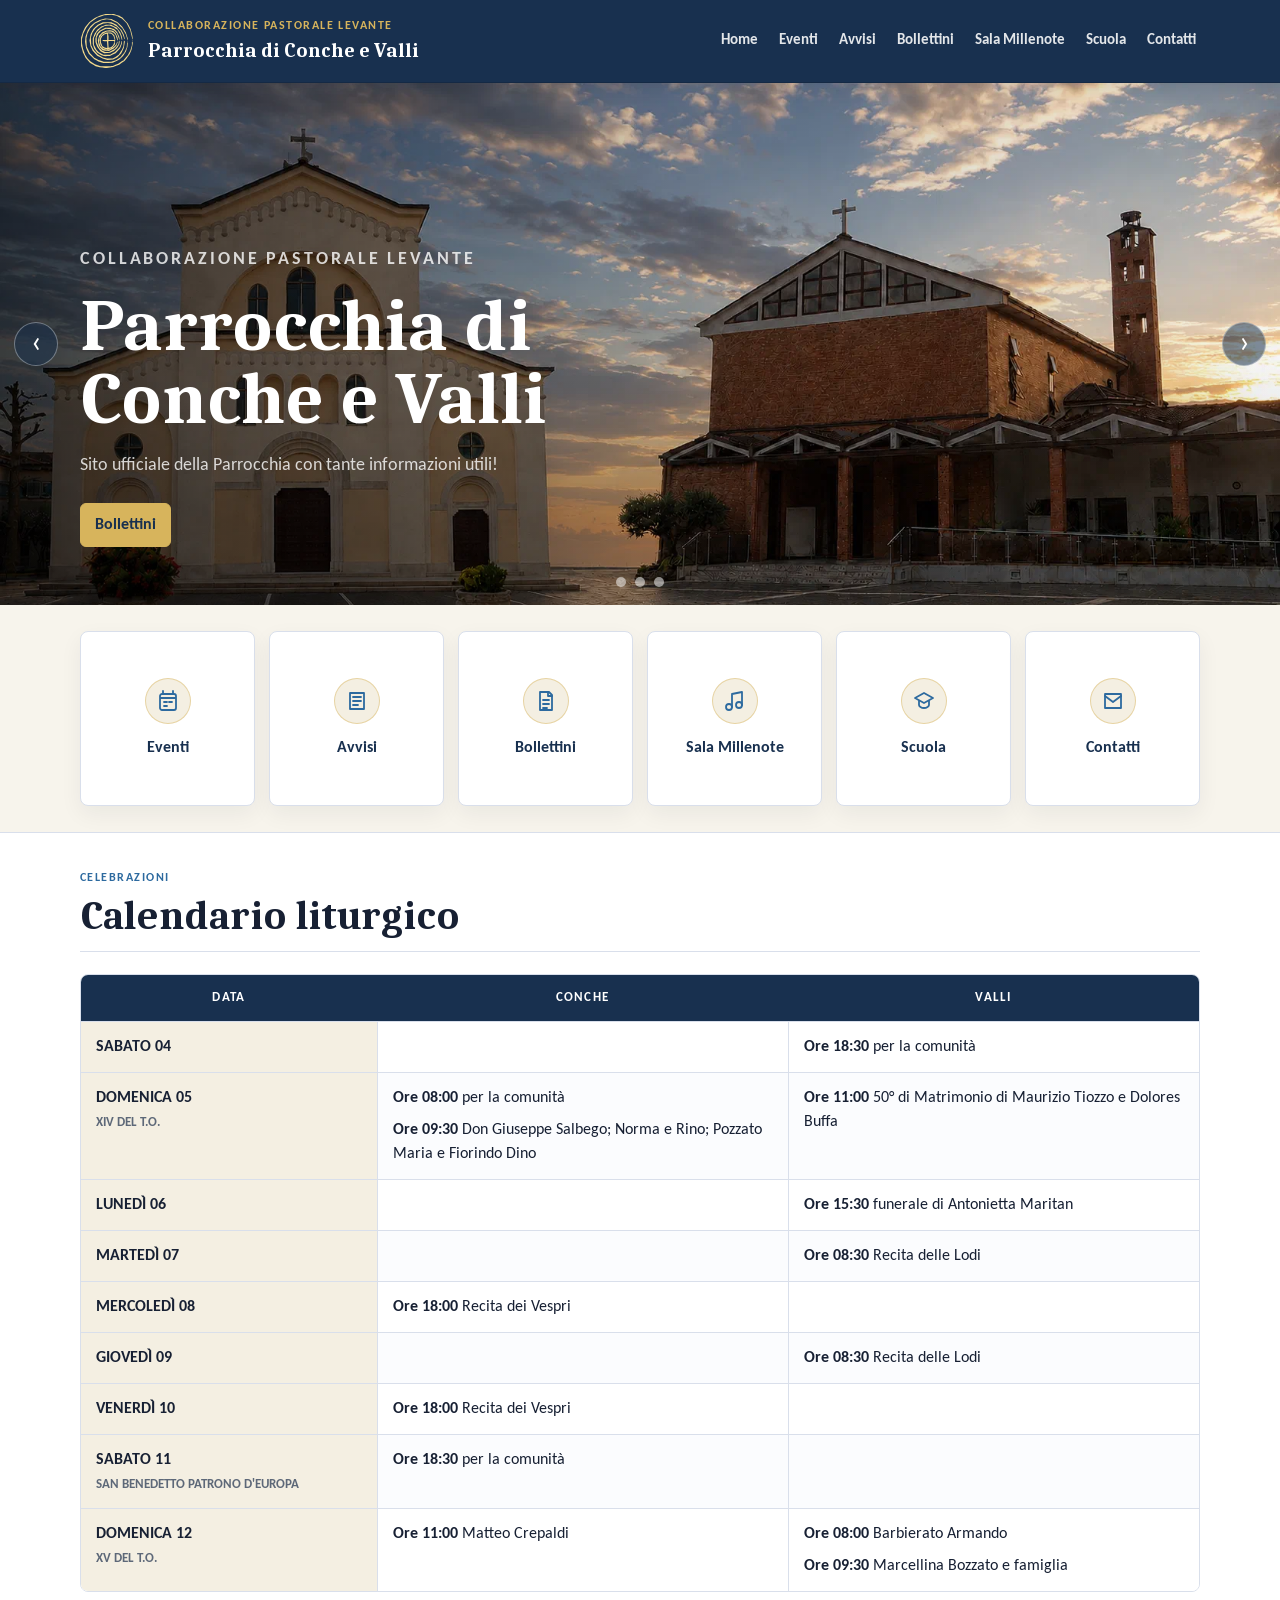
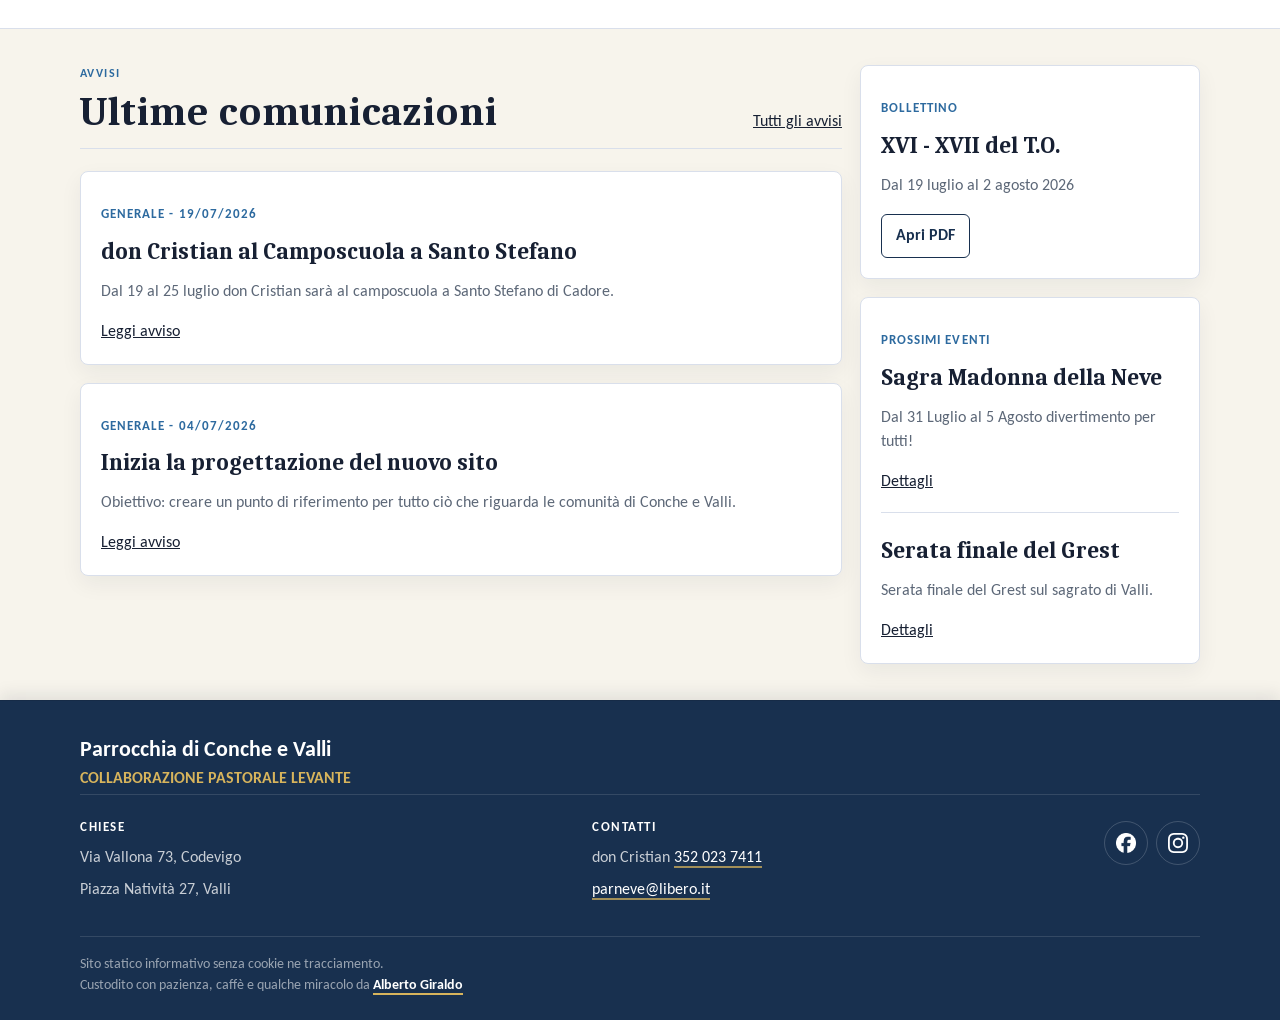
<file: index.html>
<!doctype html>
<html lang="it">
  <head>
	<meta name="generator" content="Hugo 0.162.1">
    
<meta charset="utf-8">
<meta name="viewport" content="width=device-width, initial-scale=1">
<meta name="description" content="Sito informativo della Collaborazione Pastorale Levante - Parrocchia di Conche e Valli.">
<meta name="robots" content="noindex, nofollow, noarchive, nosnippet, noimageindex">
<link rel="icon" href="/favicon.svg" type="image/svg+xml">

  
  <link rel="stylesheet" href="/css/site.min.9194e0e322c6ab637ba9c9fe97d67a219af0323f27cf323baa73b8d8ab8fe324.css">

<title>Parrocchia di Conche e Valli</title>

  </head>
  <body>
    

<header class="site-header">
  <nav class="container nav" aria-label="Navigazione principale">
    <a class="brand" href="/">
      <img src="/logo-comunita.svg" alt="">
      <span>
        <span class="brand-kicker">COLLABORAZIONE PASTORALE LEVANTE</span>
        <span class="brand-name">Parrocchia di Conche e Valli</span>
      </span>
    </a>
    <div class="nav-links">
      
        <a href="/">Home</a>
      
        <a href="/eventi/">Eventi</a>
      
        <a href="/avvisi/">Avvisi</a>
      
        <a href="/bollettini/">Bollettini</a>
      
        <a href="/sala-millenote/">Sala Millenote</a>
      
        <a href="/scuola/">Scuola</a>
      
        <a href="/contatti/">Contatti</a>
      
    </div>
    <details class="mobile-menu">
      <summary aria-label="Apri menu">
        <span class="mobile-menu-icon" aria-hidden="true"></span>
        <span class="sr-only">Menu</span>
      </summary>
      <div class="mobile-menu-panel">
        
          <a href="/">Home</a>
        
          <a href="/eventi/">Eventi</a>
        
          <a href="/avvisi/">Avvisi</a>
        
          <a href="/bollettini/">Bollettini</a>
        
          <a href="/sala-millenote/">Sala Millenote</a>
        
          <a href="/scuola/">Scuola</a>
        
          <a href="/contatti/">Contatti</a>
        
      </div>
    </details>
  </nav>
</header>

    <main>
      
  
  
  
  
  
  
  
    
  

  


  
  
  

  
  
    
    
  
  

  
  
  


  
  <section class="showcase" aria-label="In evidenza">
    <div class="showcase-stage">
      
        
        
        
        

        <article class="showcase-slide" id="showcase-0">
          <img
    src="/uploads/homepage-showcase/parrocchie-conche-valli-hero_hu_f59464587dc328ac.webp"
    srcset="/uploads/homepage-showcase/parrocchie-conche-valli-hero_hu_1dd920058597f38e.webp 480w, /uploads/homepage-showcase/parrocchie-conche-valli-hero_hu_e56e0b4cfeda7317.webp 768w, /uploads/homepage-showcase/parrocchie-conche-valli-hero_hu_9676a57dd295a73a.webp 1200w, /uploads/homepage-showcase/parrocchie-conche-valli-hero_hu_f59464587dc328ac.webp 1672w"
    sizes="100vw"
    width="1672"
    height="941"
    alt="Le chiese di Conche e Valli"
    loading="eager" fetchpriority="high"
    decoding="async">
          <div class="showcase-overlay"></div>
          <div class="container showcase-content">
            <div class="showcase-copy">
              <p class="showcase-eyebrow">Collaborazione Pastorale Levante</p>
              <h1>Parrocchia di Conche e Valli</h1>
              <p>Sito ufficiale della Parrocchia con tante informazioni utili!</p>
              <div class="showcase-actions">
                
                  
                    <a class="button" href="/bollettini/">Bollettini</a>
                  
                
              </div>
            </div>
          </div>

          
            <a class="showcase-arrow previous" href="#showcase-2" aria-label="Immagine precedente">‹</a>
            <a class="showcase-arrow next" href="#showcase-1" aria-label="Immagine successiva">›</a>
          
        </article>
      
        
        
        
        

        <article class="showcase-slide" id="showcase-1">
          <img
    src="/uploads/homepage-showcase/bollettino-settimana_hu_2d62b348f49b9095.webp"
    srcset="/uploads/homepage-showcase/bollettino-settimana_hu_4e70a2b543fb0297.webp 480w, /uploads/homepage-showcase/bollettino-settimana_hu_eef1b575b9ec3acd.webp 768w, /uploads/homepage-showcase/bollettino-settimana_hu_ddf524c9e40fc73e.webp 1200w, /uploads/homepage-showcase/bollettino-settimana_hu_2d62b348f49b9095.webp 1672w"
    sizes="100vw"
    width="1672"
    height="941"
    alt="Bollettino parrocchiale"
    loading="eager" fetchpriority="low"
    decoding="async">
          <div class="showcase-overlay"></div>
          <div class="container showcase-content">
            <div class="showcase-copy">
              <p class="showcase-eyebrow">Dal 19 luglio al 2 agosto 2026</p>
              <h1>Bollettino della settimana</h1>
              <p>Il PDF aggiornato con calendario liturgico, appuntamenti e avvisi.</p>
              <div class="showcase-actions">
                
                  
                    <a class="button" href="/uploads/bollettini/bollettino20260719.pdf">Leggi bollettino</a>
                  
                
              </div>
            </div>
          </div>

          
            <a class="showcase-arrow previous" href="#showcase-0" aria-label="Immagine precedente">‹</a>
            <a class="showcase-arrow next" href="#showcase-2" aria-label="Immagine successiva">›</a>
          
        </article>
      
        
        
        
        

        <article class="showcase-slide" id="showcase-2">
          <img
    src="/uploads/homepage-showcase/nuovo-sito-in-costruzione_hu_562b871bc84ff0b.webp"
    srcset="/uploads/homepage-showcase/nuovo-sito-in-costruzione_hu_596711bee3d41e40.webp 480w, /uploads/homepage-showcase/nuovo-sito-in-costruzione_hu_999371ead09ee57.webp 768w, /uploads/homepage-showcase/nuovo-sito-in-costruzione_hu_f06591fe96936a4e.webp 1200w, /uploads/homepage-showcase/nuovo-sito-in-costruzione_hu_562b871bc84ff0b.webp 1672w"
    sizes="100vw"
    width="1672"
    height="941"
    alt="Scrivania con computer, quaderno e piccoli simboli parrocchiali illuminati dalla luce naturale"
    loading="eager" fetchpriority="low"
    decoding="async">
          <div class="showcase-overlay"></div>
          <div class="container showcase-content">
            <div class="showcase-copy">
              <p class="showcase-eyebrow">Avviso</p>
              <h1>Il nuovo sito prende forma</h1>
              <p>Uno spazio utile per raccogliere orari, avvisi e bollettini della comunità.</p>
              <div class="showcase-actions">
                
                  
                    <a class="button" href="/avvisi/2026-07-04-nuovo-sito/">Leggi avviso</a>
                  
                
              </div>
            </div>
          </div>

          
            <a class="showcase-arrow previous" href="#showcase-1" aria-label="Immagine precedente">‹</a>
            <a class="showcase-arrow next" href="#showcase-0" aria-label="Immagine successiva">›</a>
          
        </article>
      
    </div>

    
      <nav class="showcase-dots" aria-label="Seleziona immagine in evidenza">
        
          <a href="#showcase-0" aria-label="Vai a Parrocchia di Conche e Valli"></a>
        
          <a href="#showcase-1" aria-label="Vai a Bollettino della settimana"></a>
        
          <a href="#showcase-2" aria-label="Vai a Il nuovo sito prende forma"></a>
        
      </nav>
    
  </section>



  <section class="section quick-links-section">
    <div class="container">
      <div class="quick-link-grid" aria-label="Collegamenti principali">
        
          <a class="quick-link" href="/eventi/">
            <span class="quick-link-icon" aria-hidden="true"><svg viewBox="0 0 24 24" focusable="false"><path d="M7 2v3M17 2v3M4 9h16M6 5h12a2 2 0 0 1 2 2v12a2 2 0 0 1-2 2H6a2 2 0 0 1-2-2V7a2 2 0 0 1 2-2Z"/><path d="M8 13h3M13 13h3M8 17h3"/></svg></span>
            <span>Eventi</span>
          </a>
        
          <a class="quick-link" href="/avvisi/">
            <span class="quick-link-icon" aria-hidden="true"><svg viewBox="0 0 24 24" focusable="false"><path d="M5 4h14v16H5z"/><path d="M8 8h8M8 12h8M8 16h5"/></svg></span>
            <span>Avvisi</span>
          </a>
        
          <a class="quick-link" href="/bollettini/">
            <span class="quick-link-icon" aria-hidden="true"><svg viewBox="0 0 24 24" focusable="false"><path d="M6 3h9l3 3v15H6z"/><path d="M14 3v4h4M9 11h6M9 15h6M9 19h4"/></svg></span>
            <span>Bollettini</span>
          </a>
        
          <a class="quick-link" href="/sala-millenote/">
            <span class="quick-link-icon" aria-hidden="true"><svg viewBox="0 0 24 24" focusable="false"><path d="M9 18V5l10-2v13"/><circle cx="6" cy="18" r="3"/><circle cx="16" cy="16" r="3"/></svg></span>
            <span>Sala Millenote</span>
          </a>
        
          <a class="quick-link" href="/scuola/">
            <span class="quick-link-icon" aria-hidden="true"><svg viewBox="0 0 24 24" focusable="false"><path d="m3 9 9-5 9 5-9 5z"/><path d="M7 12v4c0 1.2 2.2 3 5 3s5-1.8 5-3v-4"/></svg></span>
            <span>Scuola</span>
          </a>
        
          <a class="quick-link" href="/contatti/">
            <span class="quick-link-icon" aria-hidden="true"><svg viewBox="0 0 24 24" focusable="false"><path d="M4 5h16v14H4z"/><path d="m4 7 8 6 8-6"/></svg></span>
            <span>Contatti</span>
          </a>
        
      </div>
    </div>
  </section>

  
    <section class="section white" id="calendario">
      <div class="container">
        <div class="section-heading">
          <div>
            <p class="eyebrow">Celebrazioni</p>
            <h2>Calendario liturgico</h2>
          </div>
        </div>
        <div class="schedule">
  <div class="schedule-header">
    <div>Data</div>
    <div>Conche</div>
    <div>Valli</div>
  </div>
  
    
    
    
    
    
    <article class="schedule-row">
      <div class="schedule-date" aria-label="SABATO 04">
        <span class="schedule-day-label">SABATO 04</span>
        <span class="schedule-day-compact" aria-hidden="true">
          <span class="schedule-day-initial">S</span>
          <span class="schedule-day-number-value">04</span>
        </span>
        <span class="schedule-day-number">04</span>
        
      </div>
      <div class="schedule-cell">
        
          <span class="muted"></span>
        
      </div>
      <div class="schedule-cell">
        
          <ul>
            
              <li>
                <strong>Ore 18:30</strong>
                per la comunità
              </li>
            
          </ul>
        
      </div>
    </article>
  
    
    
    
    
    
    <article class="schedule-row">
      <div class="schedule-date" aria-label="DOMENICA 05 XIV DEL T.O.">
        <span class="schedule-day-label">DOMENICA 05</span>
        <span class="schedule-day-compact" aria-hidden="true">
          <span class="schedule-day-initial">D</span>
          <span class="schedule-day-number-value">05</span>
        </span>
        <span class="schedule-day-number">05</span>
        <span class="schedule-feast">XIV DEL T.O.</span>
      </div>
      <div class="schedule-cell">
        
          <ul>
            
              <li>
                <strong>Ore 08:00</strong>
                per la comunità
              </li>
            
              <li>
                <strong>Ore 09:30</strong>
                Don Giuseppe Salbego; Norma e Rino; Pozzato Maria e Fiorindo Dino
              </li>
            
          </ul>
        
      </div>
      <div class="schedule-cell">
        
          <ul>
            
              <li>
                <strong>Ore 11:00</strong>
                50° di Matrimonio di Maurizio Tiozzo e Dolores Buffa
              </li>
            
          </ul>
        
      </div>
    </article>
  
    
    
    
    
    
    <article class="schedule-row">
      <div class="schedule-date" aria-label="LUNEDÌ 06">
        <span class="schedule-day-label">LUNEDÌ 06</span>
        <span class="schedule-day-compact" aria-hidden="true">
          <span class="schedule-day-initial">L</span>
          <span class="schedule-day-number-value">06</span>
        </span>
        <span class="schedule-day-number">06</span>
        
      </div>
      <div class="schedule-cell">
        
          <span class="muted"></span>
        
      </div>
      <div class="schedule-cell">
        
          <ul>
            
              <li>
                <strong>Ore 15:30</strong>
                funerale di Antonietta Maritan
              </li>
            
          </ul>
        
      </div>
    </article>
  
    
    
    
    
    
    <article class="schedule-row">
      <div class="schedule-date" aria-label="MARTEDÌ 07">
        <span class="schedule-day-label">MARTEDÌ 07</span>
        <span class="schedule-day-compact" aria-hidden="true">
          <span class="schedule-day-initial">M</span>
          <span class="schedule-day-number-value">07</span>
        </span>
        <span class="schedule-day-number">07</span>
        
      </div>
      <div class="schedule-cell">
        
          <span class="muted"></span>
        
      </div>
      <div class="schedule-cell">
        
          <ul>
            
              <li>
                <strong>Ore 08:30</strong>
                Recita delle Lodi
              </li>
            
          </ul>
        
      </div>
    </article>
  
    
    
    
    
    
    <article class="schedule-row">
      <div class="schedule-date" aria-label="MERCOLEDÌ 08">
        <span class="schedule-day-label">MERCOLEDÌ 08</span>
        <span class="schedule-day-compact" aria-hidden="true">
          <span class="schedule-day-initial">M</span>
          <span class="schedule-day-number-value">08</span>
        </span>
        <span class="schedule-day-number">08</span>
        
      </div>
      <div class="schedule-cell">
        
          <ul>
            
              <li>
                <strong>Ore 18:00</strong>
                Recita dei Vespri
              </li>
            
          </ul>
        
      </div>
      <div class="schedule-cell">
        
          <span class="muted"></span>
        
      </div>
    </article>
  
    
    
    
    
    
    <article class="schedule-row">
      <div class="schedule-date" aria-label="GIOVEDÌ 09">
        <span class="schedule-day-label">GIOVEDÌ 09</span>
        <span class="schedule-day-compact" aria-hidden="true">
          <span class="schedule-day-initial">G</span>
          <span class="schedule-day-number-value">09</span>
        </span>
        <span class="schedule-day-number">09</span>
        
      </div>
      <div class="schedule-cell">
        
          <span class="muted"></span>
        
      </div>
      <div class="schedule-cell">
        
          <ul>
            
              <li>
                <strong>Ore 08:30</strong>
                Recita delle Lodi
              </li>
            
          </ul>
        
      </div>
    </article>
  
    
    
    
    
    
    <article class="schedule-row">
      <div class="schedule-date" aria-label="VENERDÌ 10">
        <span class="schedule-day-label">VENERDÌ 10</span>
        <span class="schedule-day-compact" aria-hidden="true">
          <span class="schedule-day-initial">V</span>
          <span class="schedule-day-number-value">10</span>
        </span>
        <span class="schedule-day-number">10</span>
        
      </div>
      <div class="schedule-cell">
        
          <ul>
            
              <li>
                <strong>Ore 18:00</strong>
                Recita dei Vespri
              </li>
            
          </ul>
        
      </div>
      <div class="schedule-cell">
        
          <span class="muted"></span>
        
      </div>
    </article>
  
    
    
    
    
    
    <article class="schedule-row">
      <div class="schedule-date" aria-label="SABATO 11 SAN BENEDETTO PATRONO D&#39;EUROPA">
        <span class="schedule-day-label">SABATO 11</span>
        <span class="schedule-day-compact" aria-hidden="true">
          <span class="schedule-day-initial">S</span>
          <span class="schedule-day-number-value">11</span>
        </span>
        <span class="schedule-day-number">11</span>
        <span class="schedule-feast">SAN BENEDETTO PATRONO D&#39;EUROPA</span>
      </div>
      <div class="schedule-cell">
        
          <ul>
            
              <li>
                <strong>Ore 18:30</strong>
                per la comunità
              </li>
            
          </ul>
        
      </div>
      <div class="schedule-cell">
        
          <span class="muted"></span>
        
      </div>
    </article>
  
    
    
    
    
    
    <article class="schedule-row">
      <div class="schedule-date" aria-label="DOMENICA 12 XV DEL T.O.">
        <span class="schedule-day-label">DOMENICA 12</span>
        <span class="schedule-day-compact" aria-hidden="true">
          <span class="schedule-day-initial">D</span>
          <span class="schedule-day-number-value">12</span>
        </span>
        <span class="schedule-day-number">12</span>
        <span class="schedule-feast">XV DEL T.O.</span>
      </div>
      <div class="schedule-cell">
        
          <ul>
            
              <li>
                <strong>Ore 11:00</strong>
                Matteo Crepaldi
              </li>
            
          </ul>
        
      </div>
      <div class="schedule-cell">
        
          <ul>
            
              <li>
                <strong>Ore 08:00</strong>
                Barbierato Armando
              </li>
            
              <li>
                <strong>Ore 09:30</strong>
                Marcellina Bozzato e famiglia
              </li>
            
          </ul>
        
      </div>
    </article>
  
</div>

      </div>
    </section>
  

  <section class="section">
    <div class="container grid sidebar">
      <div>
        <div class="section-heading">
          <div>
            <p class="eyebrow">Avvisi</p>
            <h2>Ultime comunicazioni</h2>
          </div>
          <a href="/avvisi/">Tutti gli avvisi</a>
        </div>
        <div class="grid">
          
            <article class="card">
              <p class="meta">Generale - 19/07/2026</p>
              <h3>don Cristian al Camposcuola a Santo Stefano</h3>
              <p class="muted">Dal 19 al 25 luglio don Cristian sarà al camposcuola a Santo Stefano di Cadore.</p>
              <a href="/avvisi/2026-07-19-santo-stefano/">Leggi avviso</a>
            </article>
          
            <article class="card">
              <p class="meta">Generale - 04/07/2026</p>
              <h3>Inizia la progettazione del nuovo sito</h3>
              <p class="muted">Obiettivo: creare un punto di riferimento per tutto ciò che riguarda le comunità di Conche e Valli.</p>
              <a href="/avvisi/2026-07-04-nuovo-sito/">Leggi avviso</a>
            </article>
          
        </div>
      </div>

      <aside class="grid">
        <article class="card">
          <p class="meta">Bollettino</p>
          <h3>XVI - XVII del T.O.</h3>
          <p class="muted">Dal 19 luglio al 2 agosto 2026</p>
          <a class="button" href="/uploads/bollettini/bollettino20260719.pdf">Apri PDF</a>
        </article>
        <article class="card upcoming-events-card">
          <p class="meta">Prossimi eventi</p>
          
            <div class="event-teaser">
              <h3>Sagra Madonna della Neve</h3>
              <p class="muted">Dal 31 Luglio al 5 Agosto divertimento per tutti!</p>
              <a href="/eventi/2026-07-31-sagra-madonna-neve/">Dettagli</a>
            </div>
          
            <div class="event-teaser">
              <h3>Serata finale del Grest</h3>
              <p class="muted">Serata finale del Grest sul sagrato di Valli.</p>
              <a href="/eventi/2026-07-11-serata-finale-grest/">Dettagli</a>
            </div>
          
        </article>
      </aside>
    </div>
  </section>

    </main>
    

<footer class="site-footer">
  <div class="container footer-layout">
    <div class="footer-brand-block">
      <div>
        <p class="footer-subtitle">Parrocchia di Conche e Valli</p>
        <p class="footer-title">COLLABORAZIONE PASTORALE LEVANTE</p>
      </div>
    </div>

    <div class="footer-info-grid">
      <section>
        <h2>Chiese</h2>
        <p>Via Vallona 73, Codevigo</p>
        <p>Piazza Natività 27, Valli</p>
      </section>

      <section>
        <h2>Contatti</h2>
        <p>don Cristian <a href="tel:+393520237411">352 023 7411</a></p>
        <p><a href="mailto:parneve@libero.it">parneve@libero.it</a></p>
      </section>

      <div class="social-links" aria-label="Profili social">
        <a href="https://www.facebook.com/people/Parrocchie-di-Conche-e-Valli-di-Chioggia/61567043360938/" target="_blank" rel="noopener noreferrer" aria-label="Facebook">
          <img class="social-icon" src="/Facebook_Logo_Secondary.png" alt="">
        </a>
        <a href="https://www.instagram.com/parrochia_di_conche_e_valli/" target="_blank" rel="noopener noreferrer" aria-label="Instagram">
          <img class="social-icon" src="/Instagram_Glyph_White.svg" alt="">
        </a>
      </div>
    </div>

    <p class="footer-note">
      Sito statico informativo senza cookie ne tracciamento. </br>
      Custodito con pazienza, caffè e qualche miracolo da <a href="https://www.albertogiraldo.it" rel="me">Alberto Giraldo</a>
    </p>
  </div>
</footer>

  </body>
</html>
</file>
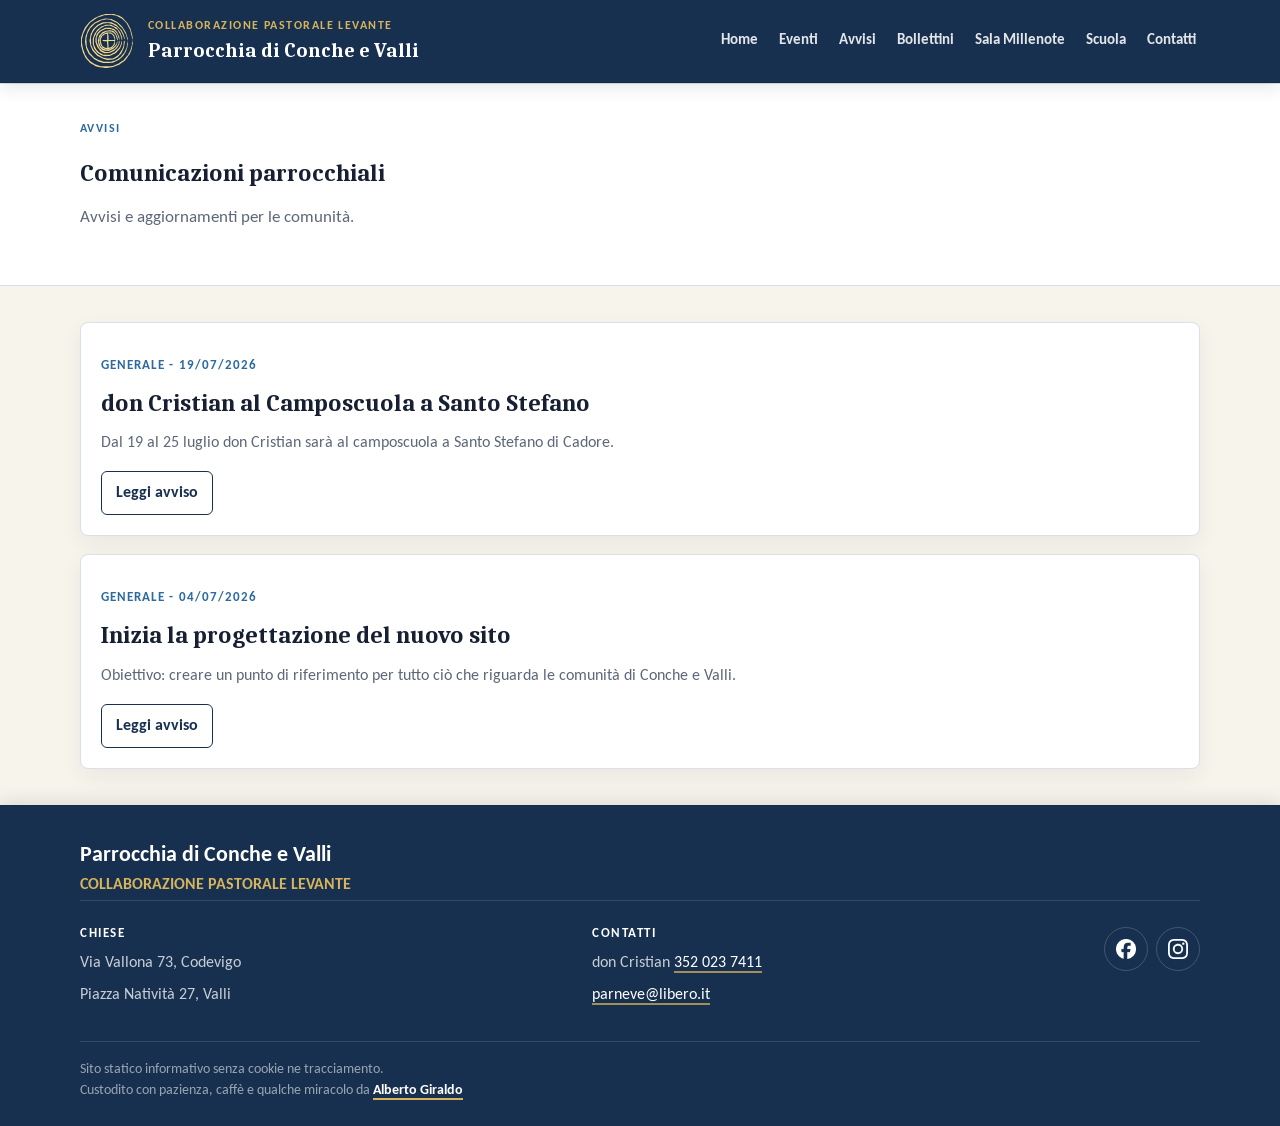
<file: avvisi/index.html>
<!doctype html>
<html lang="it">
  <head>
    
<meta charset="utf-8">
<meta name="viewport" content="width=device-width, initial-scale=1">
<meta name="description" content="Sito informativo della Collaborazione Pastorale Levante - Parrocchia di Conche e Valli.">
<meta name="robots" content="noindex, nofollow, noarchive, nosnippet, noimageindex">
<link rel="icon" href="/favicon.svg" type="image/svg+xml">

  
  <link rel="stylesheet" href="/css/site.min.9194e0e322c6ab637ba9c9fe97d67a219af0323f27cf323baa73b8d8ab8fe324.css">

<title>Comunicazioni parrocchiali | Parrocchia di Conche e Valli</title>

  </head>
  <body>
    

<header class="site-header">
  <nav class="container nav" aria-label="Navigazione principale">
    <a class="brand" href="/">
      <img src="/logo-comunita.svg" alt="">
      <span>
        <span class="brand-kicker">COLLABORAZIONE PASTORALE LEVANTE</span>
        <span class="brand-name">Parrocchia di Conche e Valli</span>
      </span>
    </a>
    <div class="nav-links">
      
        <a href="/">Home</a>
      
        <a href="/eventi/">Eventi</a>
      
        <a href="/avvisi/">Avvisi</a>
      
        <a href="/bollettini/">Bollettini</a>
      
        <a href="/sala-millenote/">Sala Millenote</a>
      
        <a href="/scuola/">Scuola</a>
      
        <a href="/contatti/">Contatti</a>
      
    </div>
    <details class="mobile-menu">
      <summary aria-label="Apri menu">
        <span class="mobile-menu-icon" aria-hidden="true"></span>
        <span class="sr-only">Menu</span>
      </summary>
      <div class="mobile-menu-panel">
        
          <a href="/">Home</a>
        
          <a href="/eventi/">Eventi</a>
        
          <a href="/avvisi/">Avvisi</a>
        
          <a href="/bollettini/">Bollettini</a>
        
          <a href="/sala-millenote/">Sala Millenote</a>
        
          <a href="/scuola/">Scuola</a>
        
          <a href="/contatti/">Contatti</a>
        
      </div>
    </details>
  </nav>
</header>

    <main>
      
  <section class="section white">
    <div class="container">
      <p class="eyebrow">Avvisi</p>
      <h1>Comunicazioni parrocchiali</h1>
      <p class="muted page-description">Avvisi e aggiornamenti per le comunità.</p>
    </div>
  </section>

  <section class="section">
    <div class="container grid">
      
        
        <article class="card content-card">
          <p class="meta">Generale - 19/07/2026</p>
          <h2>don Cristian al Camposcuola a Santo Stefano</h2>
          <p class="muted">Dal 19 al 25 luglio don Cristian sarà al camposcuola a Santo Stefano di Cadore.</p>
          <a class="button" href="/avvisi/2026-07-19-santo-stefano/">Leggi avviso</a>
        </article>
      
        
        <article class="card content-card">
          <p class="meta">Generale - 04/07/2026</p>
          <h2>Inizia la progettazione del nuovo sito</h2>
          <p class="muted">Obiettivo: creare un punto di riferimento per tutto ciò che riguarda le comunità di Conche e Valli.</p>
          <a class="button" href="/avvisi/2026-07-04-nuovo-sito/">Leggi avviso</a>
        </article>
      
    </div>
  </section>

    </main>
    

<footer class="site-footer">
  <div class="container footer-layout">
    <div class="footer-brand-block">
      <div>
        <p class="footer-subtitle">Parrocchia di Conche e Valli</p>
        <p class="footer-title">COLLABORAZIONE PASTORALE LEVANTE</p>
      </div>
    </div>

    <div class="footer-info-grid">
      <section>
        <h2>Chiese</h2>
        <p>Via Vallona 73, Codevigo</p>
        <p>Piazza Natività 27, Valli</p>
      </section>

      <section>
        <h2>Contatti</h2>
        <p>don Cristian <a href="tel:+393520237411">352 023 7411</a></p>
        <p><a href="mailto:parneve@libero.it">parneve@libero.it</a></p>
      </section>

      <div class="social-links" aria-label="Profili social">
        <a href="https://www.facebook.com/people/Parrocchie-di-Conche-e-Valli-di-Chioggia/61567043360938/" target="_blank" rel="noopener noreferrer" aria-label="Facebook">
          <img class="social-icon" src="/Facebook_Logo_Secondary.png" alt="">
        </a>
        <a href="https://www.instagram.com/parrochia_di_conche_e_valli/" target="_blank" rel="noopener noreferrer" aria-label="Instagram">
          <img class="social-icon" src="/Instagram_Glyph_White.svg" alt="">
        </a>
      </div>
    </div>

    <p class="footer-note">
      Sito statico informativo senza cookie ne tracciamento. </br>
      Custodito con pazienza, caffè e qualche miracolo da <a href="https://www.albertogiraldo.it" rel="me">Alberto Giraldo</a>
    </p>
  </div>
</footer>

  </body>
</html>
</file>
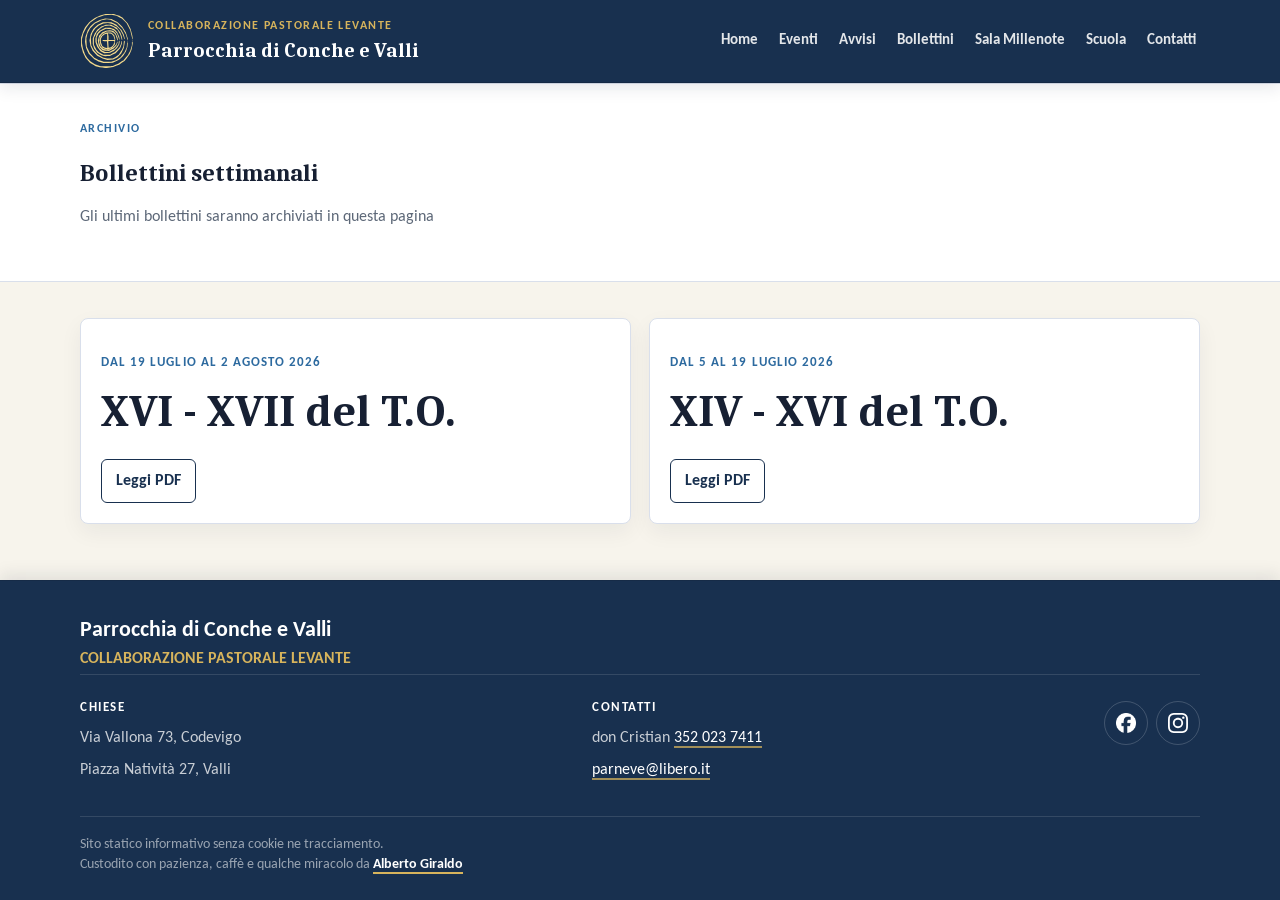
<file: bollettini/index.html>
<!doctype html>
<html lang="it">
  <head>
    
<meta charset="utf-8">
<meta name="viewport" content="width=device-width, initial-scale=1">
<meta name="description" content="Sito informativo della Collaborazione Pastorale Levante - Parrocchia di Conche e Valli.">
<meta name="robots" content="noindex, nofollow, noarchive, nosnippet, noimageindex">
<link rel="icon" href="/favicon.svg" type="image/svg+xml">

  
  <link rel="stylesheet" href="/css/site.min.9194e0e322c6ab637ba9c9fe97d67a219af0323f27cf323baa73b8d8ab8fe324.css">

<title>Bollettini | Parrocchia di Conche e Valli</title>

  </head>
  <body>
    

<header class="site-header">
  <nav class="container nav" aria-label="Navigazione principale">
    <a class="brand" href="/">
      <img src="/logo-comunita.svg" alt="">
      <span>
        <span class="brand-kicker">COLLABORAZIONE PASTORALE LEVANTE</span>
        <span class="brand-name">Parrocchia di Conche e Valli</span>
      </span>
    </a>
    <div class="nav-links">
      
        <a href="/">Home</a>
      
        <a href="/eventi/">Eventi</a>
      
        <a href="/avvisi/">Avvisi</a>
      
        <a href="/bollettini/">Bollettini</a>
      
        <a href="/sala-millenote/">Sala Millenote</a>
      
        <a href="/scuola/">Scuola</a>
      
        <a href="/contatti/">Contatti</a>
      
    </div>
    <details class="mobile-menu">
      <summary aria-label="Apri menu">
        <span class="mobile-menu-icon" aria-hidden="true"></span>
        <span class="sr-only">Menu</span>
      </summary>
      <div class="mobile-menu-panel">
        
          <a href="/">Home</a>
        
          <a href="/eventi/">Eventi</a>
        
          <a href="/avvisi/">Avvisi</a>
        
          <a href="/bollettini/">Bollettini</a>
        
          <a href="/sala-millenote/">Sala Millenote</a>
        
          <a href="/scuola/">Scuola</a>
        
          <a href="/contatti/">Contatti</a>
        
      </div>
    </details>
  </nav>
</header>

    <main>
      
  <section class="section white">
    <div class="container">
      <p class="eyebrow">Archivio</p>
      <h1>Bollettini settimanali</h1>
      <p class="muted">Gli ultimi bollettini saranno archiviati in questa pagina</p>
    </div>
  </section>

  <section class="section">
    <div class="container grid two">
      
      
        <article class="card bulletin-card">
          <p class="meta">Dal 19 luglio al 2 agosto 2026</p>
          <h2>XVI - XVII del T.O.</h2>
          <a class="button bulletin-card-button" href="/uploads/bollettini/bollettino20260719.pdf">Leggi PDF</a>
        </article>
      
        <article class="card bulletin-card">
          <p class="meta">Dal 5 al 19 luglio 2026</p>
          <h2>XIV - XVI del T.O.</h2>
          <a class="button bulletin-card-button" href="/uploads/bollettini/bollettino20260705.pdf">Leggi PDF</a>
        </article>
      
    </div>
  </section>

    </main>
    

<footer class="site-footer">
  <div class="container footer-layout">
    <div class="footer-brand-block">
      <div>
        <p class="footer-subtitle">Parrocchia di Conche e Valli</p>
        <p class="footer-title">COLLABORAZIONE PASTORALE LEVANTE</p>
      </div>
    </div>

    <div class="footer-info-grid">
      <section>
        <h2>Chiese</h2>
        <p>Via Vallona 73, Codevigo</p>
        <p>Piazza Natività 27, Valli</p>
      </section>

      <section>
        <h2>Contatti</h2>
        <p>don Cristian <a href="tel:+393520237411">352 023 7411</a></p>
        <p><a href="mailto:parneve@libero.it">parneve@libero.it</a></p>
      </section>

      <div class="social-links" aria-label="Profili social">
        <a href="https://www.facebook.com/people/Parrocchie-di-Conche-e-Valli-di-Chioggia/61567043360938/" target="_blank" rel="noopener noreferrer" aria-label="Facebook">
          <img class="social-icon" src="/Facebook_Logo_Secondary.png" alt="">
        </a>
        <a href="https://www.instagram.com/parrochia_di_conche_e_valli/" target="_blank" rel="noopener noreferrer" aria-label="Instagram">
          <img class="social-icon" src="/Instagram_Glyph_White.svg" alt="">
        </a>
      </div>
    </div>

    <p class="footer-note">
      Sito statico informativo senza cookie ne tracciamento. </br>
      Custodito con pazienza, caffè e qualche miracolo da <a href="https://www.albertogiraldo.it" rel="me">Alberto Giraldo</a>
    </p>
  </div>
</footer>

  </body>
</html>
</file>
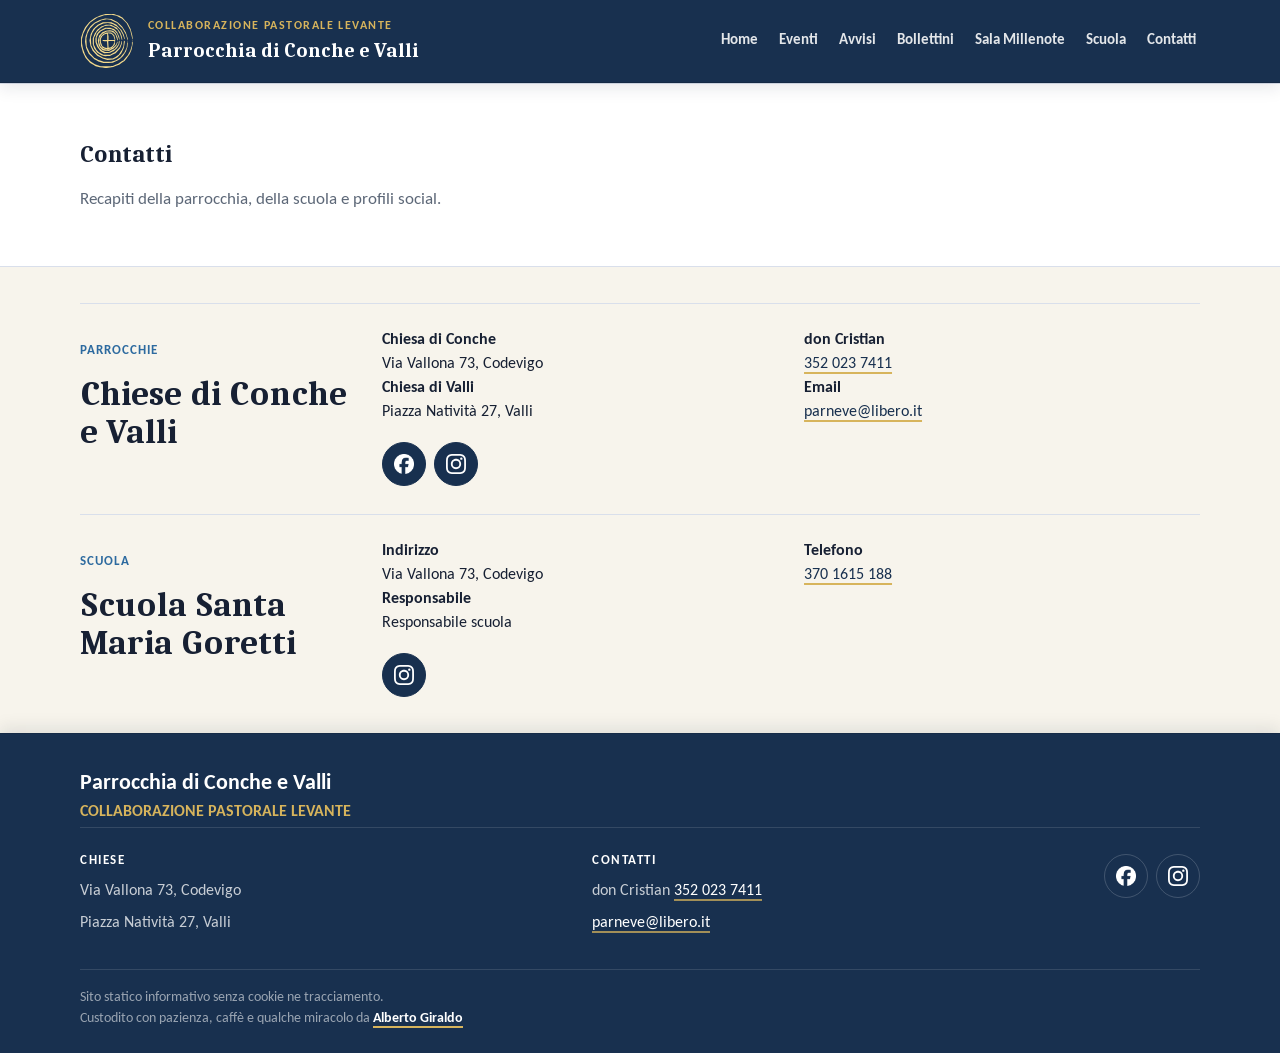
<file: contatti/index.html>
<!doctype html>
<html lang="it">
  <head>
    
<meta charset="utf-8">
<meta name="viewport" content="width=device-width, initial-scale=1">
<meta name="description" content="Sito informativo della Collaborazione Pastorale Levante - Parrocchia di Conche e Valli.">
<meta name="robots" content="noindex, nofollow, noarchive, nosnippet, noimageindex">
<link rel="icon" href="/favicon.svg" type="image/svg+xml">

  
  <link rel="stylesheet" href="/css/site.min.9194e0e322c6ab637ba9c9fe97d67a219af0323f27cf323baa73b8d8ab8fe324.css">

<title>Contatti | Parrocchia di Conche e Valli</title>

  </head>
  <body>
    

<header class="site-header">
  <nav class="container nav" aria-label="Navigazione principale">
    <a class="brand" href="/">
      <img src="/logo-comunita.svg" alt="">
      <span>
        <span class="brand-kicker">COLLABORAZIONE PASTORALE LEVANTE</span>
        <span class="brand-name">Parrocchia di Conche e Valli</span>
      </span>
    </a>
    <div class="nav-links">
      
        <a href="/">Home</a>
      
        <a href="/eventi/">Eventi</a>
      
        <a href="/avvisi/">Avvisi</a>
      
        <a href="/bollettini/">Bollettini</a>
      
        <a href="/sala-millenote/">Sala Millenote</a>
      
        <a href="/scuola/">Scuola</a>
      
        <a href="/contatti/">Contatti</a>
      
    </div>
    <details class="mobile-menu">
      <summary aria-label="Apri menu">
        <span class="mobile-menu-icon" aria-hidden="true"></span>
        <span class="sr-only">Menu</span>
      </summary>
      <div class="mobile-menu-panel">
        
          <a href="/">Home</a>
        
          <a href="/eventi/">Eventi</a>
        
          <a href="/avvisi/">Avvisi</a>
        
          <a href="/bollettini/">Bollettini</a>
        
          <a href="/sala-millenote/">Sala Millenote</a>
        
          <a href="/scuola/">Scuola</a>
        
          <a href="/contatti/">Contatti</a>
        
      </div>
    </details>
  </nav>
</header>

    <main>
      
  
  
  <section class="section white">
    <div class="container">
      <p class="eyebrow"></p>
      <h1>Contatti</h1>
      <p class="muted page-description">Recapiti della parrocchia, della scuola e profili social.</p>
    </div>
  </section>

  <section class="section">
    <div class="container contact-sections">
      <section class="contact-section">
        <div>
          <p class="meta">Parrocchie</p>
          <h2>Chiese di Conche e Valli</h2>
        </div>
        <div class="contact-detail-grid">
          <div>
            <p><strong>Chiesa di Conche</strong><br>Via Vallona 73, Codevigo</p>
            <p><strong>Chiesa di Valli</strong><br>Piazza Natività 27, Valli</p>
          </div>
          <div>
            <p><strong>don Cristian</strong><br><a href="tel:+393520237411">352 023 7411</a></p>
            <p><strong>Email</strong><br><a href="mailto:parneve@libero.it">parneve@libero.it</a></p>
          </div>
          <div class="social-links contact-social" aria-label="Profili social parrocchiali">
            <a href="https://www.facebook.com/people/Parrocchie-di-Conche-e-Valli-di-Chioggia/61567043360938/" target="_blank" rel="noopener noreferrer" aria-label="Facebook">
              <img class="social-icon" src="/Facebook_Logo_Secondary.png" alt="">
            </a>
            <a href="https://www.instagram.com/parrochia_di_conche_e_valli/" target="_blank" rel="noopener noreferrer" aria-label="Instagram">
              <img class="social-icon" src="/Instagram_Glyph_White.svg" alt="">
            </a>
          </div>
        </div>
      </section>

      <section class="contact-section">
        <div>
          <p class="meta">Scuola</p>
          <h2>Scuola Santa Maria Goretti</h2>
        </div>
        <div class="contact-detail-grid">
          <div>
            <p><strong>Indirizzo</strong><br>Via Vallona 73, Codevigo</p>
            <p><strong>Responsabile</strong><br>Responsabile scuola</p>
          </div>
          <div>
            <p><strong>Telefono</strong><br><a href="tel:+393701615188">370 1615 188</a></p>
          </div>
          <div class="social-links contact-social" aria-label="Profilo Instagram scuola">
            <a href="https://www.instagram.com/scuolasmgoretticonche/" target="_blank" rel="noopener noreferrer" aria-label="Instagram Scuola Santa Maria Goretti">
              <img class="social-icon" src="/Instagram_Glyph_White.svg" alt="">
            </a>
          </div>
        </div>
      </section>
    </div>
  </section>

    </main>
    

<footer class="site-footer">
  <div class="container footer-layout">
    <div class="footer-brand-block">
      <div>
        <p class="footer-subtitle">Parrocchia di Conche e Valli</p>
        <p class="footer-title">COLLABORAZIONE PASTORALE LEVANTE</p>
      </div>
    </div>

    <div class="footer-info-grid">
      <section>
        <h2>Chiese</h2>
        <p>Via Vallona 73, Codevigo</p>
        <p>Piazza Natività 27, Valli</p>
      </section>

      <section>
        <h2>Contatti</h2>
        <p>don Cristian <a href="tel:+393520237411">352 023 7411</a></p>
        <p><a href="mailto:parneve@libero.it">parneve@libero.it</a></p>
      </section>

      <div class="social-links" aria-label="Profili social">
        <a href="https://www.facebook.com/people/Parrocchie-di-Conche-e-Valli-di-Chioggia/61567043360938/" target="_blank" rel="noopener noreferrer" aria-label="Facebook">
          <img class="social-icon" src="/Facebook_Logo_Secondary.png" alt="">
        </a>
        <a href="https://www.instagram.com/parrochia_di_conche_e_valli/" target="_blank" rel="noopener noreferrer" aria-label="Instagram">
          <img class="social-icon" src="/Instagram_Glyph_White.svg" alt="">
        </a>
      </div>
    </div>

    <p class="footer-note">
      Sito statico informativo senza cookie ne tracciamento. </br>
      Custodito con pazienza, caffè e qualche miracolo da <a href="https://www.albertogiraldo.it" rel="me">Alberto Giraldo</a>
    </p>
  </div>
</footer>

  </body>
</html>
</file>
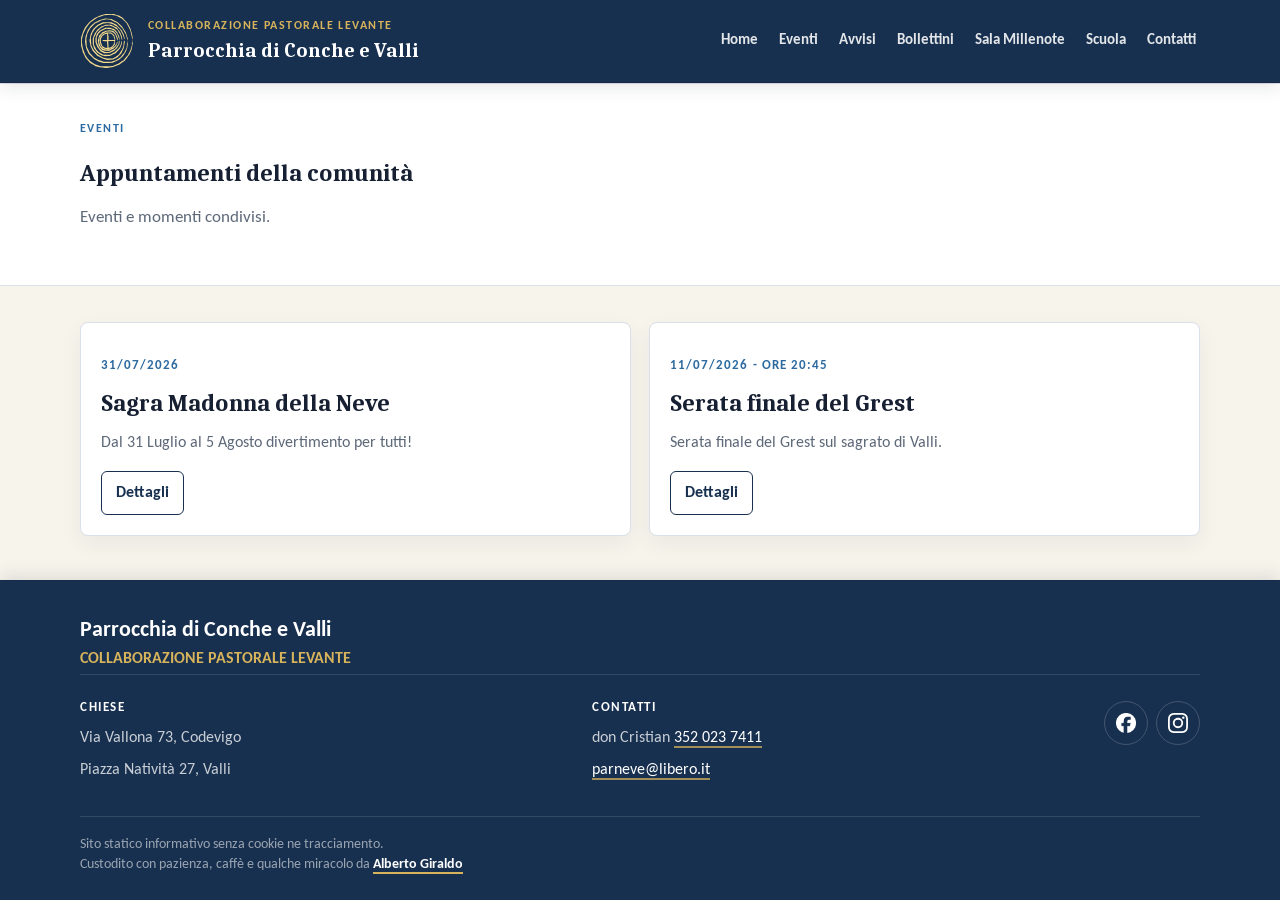
<file: eventi/index.html>
<!doctype html>
<html lang="it">
  <head>
    
<meta charset="utf-8">
<meta name="viewport" content="width=device-width, initial-scale=1">
<meta name="description" content="Sito informativo della Collaborazione Pastorale Levante - Parrocchia di Conche e Valli.">
<meta name="robots" content="noindex, nofollow, noarchive, nosnippet, noimageindex">
<link rel="icon" href="/favicon.svg" type="image/svg+xml">

  
  <link rel="stylesheet" href="/css/site.min.9194e0e322c6ab637ba9c9fe97d67a219af0323f27cf323baa73b8d8ab8fe324.css">

<title>Appuntamenti della comunità | Parrocchia di Conche e Valli</title>

  </head>
  <body>
    

<header class="site-header">
  <nav class="container nav" aria-label="Navigazione principale">
    <a class="brand" href="/">
      <img src="/logo-comunita.svg" alt="">
      <span>
        <span class="brand-kicker">COLLABORAZIONE PASTORALE LEVANTE</span>
        <span class="brand-name">Parrocchia di Conche e Valli</span>
      </span>
    </a>
    <div class="nav-links">
      
        <a href="/">Home</a>
      
        <a href="/eventi/">Eventi</a>
      
        <a href="/avvisi/">Avvisi</a>
      
        <a href="/bollettini/">Bollettini</a>
      
        <a href="/sala-millenote/">Sala Millenote</a>
      
        <a href="/scuola/">Scuola</a>
      
        <a href="/contatti/">Contatti</a>
      
    </div>
    <details class="mobile-menu">
      <summary aria-label="Apri menu">
        <span class="mobile-menu-icon" aria-hidden="true"></span>
        <span class="sr-only">Menu</span>
      </summary>
      <div class="mobile-menu-panel">
        
          <a href="/">Home</a>
        
          <a href="/eventi/">Eventi</a>
        
          <a href="/avvisi/">Avvisi</a>
        
          <a href="/bollettini/">Bollettini</a>
        
          <a href="/sala-millenote/">Sala Millenote</a>
        
          <a href="/scuola/">Scuola</a>
        
          <a href="/contatti/">Contatti</a>
        
      </div>
    </details>
  </nav>
</header>

    <main>
      
  <section class="section white">
    <div class="container">
      <p class="eyebrow">Eventi</p>
      <h1>Appuntamenti della comunità</h1>
      <p class="muted page-description">Eventi e momenti condivisi.</p>
    </div>
  </section>

  <section class="section">
    <div class="container grid two">
      
        
        <article class="card content-card">
          <p class="meta">31/07/2026</p>
          <h2>Sagra Madonna della Neve</h2>
          <p class="muted">Dal 31 Luglio al 5 Agosto divertimento per tutti!</p>
          <a class="button" href="/eventi/2026-07-31-sagra-madonna-neve/">Dettagli</a>
        </article>
      
        
        <article class="card content-card">
          <p class="meta">11/07/2026 - ore 20:45</p>
          <h2>Serata finale del Grest</h2>
          <p class="muted">Serata finale del Grest sul sagrato di Valli.</p>
          <a class="button" href="/eventi/2026-07-11-serata-finale-grest/">Dettagli</a>
        </article>
      
    </div>
  </section>

    </main>
    

<footer class="site-footer">
  <div class="container footer-layout">
    <div class="footer-brand-block">
      <div>
        <p class="footer-subtitle">Parrocchia di Conche e Valli</p>
        <p class="footer-title">COLLABORAZIONE PASTORALE LEVANTE</p>
      </div>
    </div>

    <div class="footer-info-grid">
      <section>
        <h2>Chiese</h2>
        <p>Via Vallona 73, Codevigo</p>
        <p>Piazza Natività 27, Valli</p>
      </section>

      <section>
        <h2>Contatti</h2>
        <p>don Cristian <a href="tel:+393520237411">352 023 7411</a></p>
        <p><a href="mailto:parneve@libero.it">parneve@libero.it</a></p>
      </section>

      <div class="social-links" aria-label="Profili social">
        <a href="https://www.facebook.com/people/Parrocchie-di-Conche-e-Valli-di-Chioggia/61567043360938/" target="_blank" rel="noopener noreferrer" aria-label="Facebook">
          <img class="social-icon" src="/Facebook_Logo_Secondary.png" alt="">
        </a>
        <a href="https://www.instagram.com/parrochia_di_conche_e_valli/" target="_blank" rel="noopener noreferrer" aria-label="Instagram">
          <img class="social-icon" src="/Instagram_Glyph_White.svg" alt="">
        </a>
      </div>
    </div>

    <p class="footer-note">
      Sito statico informativo senza cookie ne tracciamento. </br>
      Custodito con pazienza, caffè e qualche miracolo da <a href="https://www.albertogiraldo.it" rel="me">Alberto Giraldo</a>
    </p>
  </div>
</footer>

  </body>
</html>
</file>
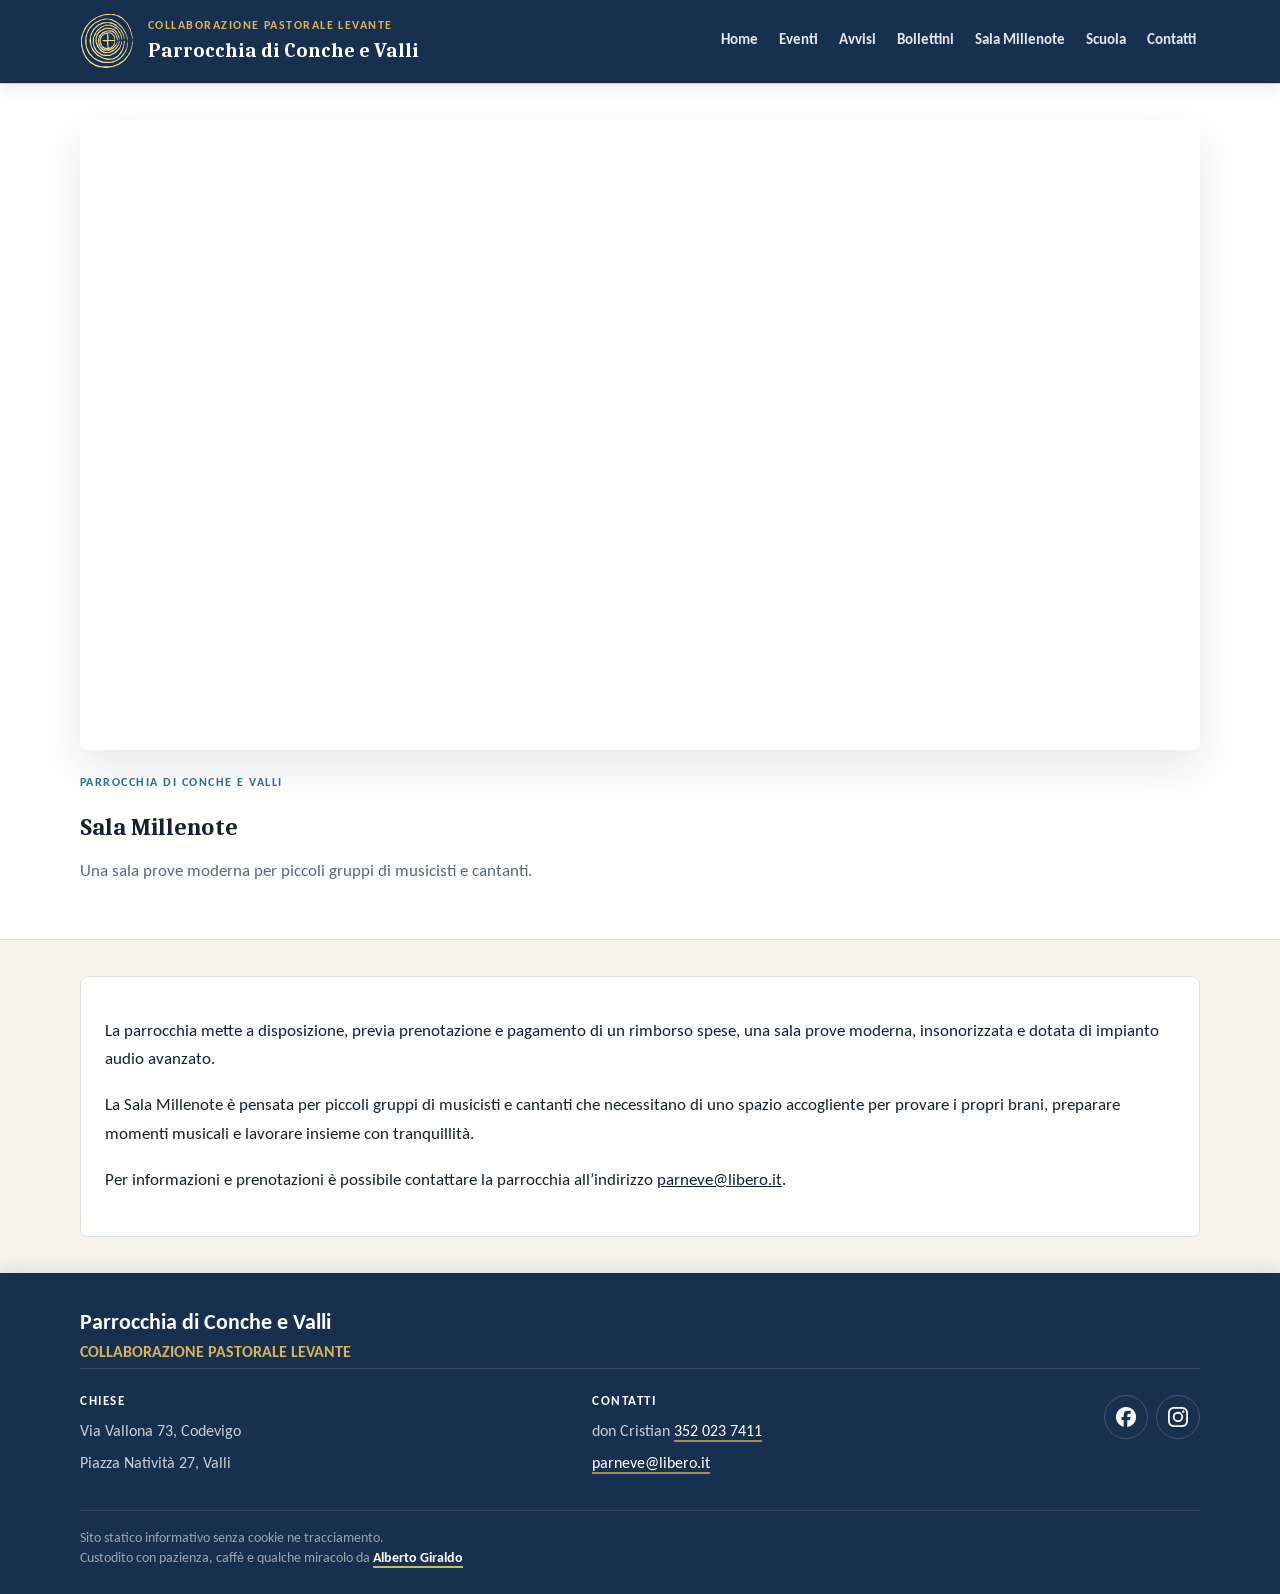
<file: sala-millenote/index.html>
<!doctype html>
<html lang="it">
  <head>
    
<meta charset="utf-8">
<meta name="viewport" content="width=device-width, initial-scale=1">
<meta name="description" content="Sito informativo della Collaborazione Pastorale Levante - Parrocchia di Conche e Valli.">
<meta name="robots" content="noindex, nofollow, noarchive, nosnippet, noimageindex">
<link rel="icon" href="/favicon.svg" type="image/svg+xml">

  
  <link rel="stylesheet" href="/css/site.min.9194e0e322c6ab637ba9c9fe97d67a219af0323f27cf323baa73b8d8ab8fe324.css">

<title>Sala Millenote | Parrocchia di Conche e Valli</title>

  </head>
  <body>
    

<header class="site-header">
  <nav class="container nav" aria-label="Navigazione principale">
    <a class="brand" href="/">
      <img src="/logo-comunita.svg" alt="">
      <span>
        <span class="brand-kicker">COLLABORAZIONE PASTORALE LEVANTE</span>
        <span class="brand-name">Parrocchia di Conche e Valli</span>
      </span>
    </a>
    <div class="nav-links">
      
        <a href="/">Home</a>
      
        <a href="/eventi/">Eventi</a>
      
        <a href="/avvisi/">Avvisi</a>
      
        <a href="/bollettini/">Bollettini</a>
      
        <a href="/sala-millenote/">Sala Millenote</a>
      
        <a href="/scuola/">Scuola</a>
      
        <a href="/contatti/">Contatti</a>
      
    </div>
    <details class="mobile-menu">
      <summary aria-label="Apri menu">
        <span class="mobile-menu-icon" aria-hidden="true"></span>
        <span class="sr-only">Menu</span>
      </summary>
      <div class="mobile-menu-panel">
        
          <a href="/">Home</a>
        
          <a href="/eventi/">Eventi</a>
        
          <a href="/avvisi/">Avvisi</a>
        
          <a href="/bollettini/">Bollettini</a>
        
          <a href="/sala-millenote/">Sala Millenote</a>
        
          <a href="/scuola/">Scuola</a>
        
          <a href="/contatti/">Contatti</a>
        
      </div>
    </details>
  </nav>
</header>

    <main>
      
  
  <section class="section white">
    <div class="container">
      
        
        <img class="page-top-image"
    src="/uploads/images/sala-millenote_hu_9dc9b0bed679d391.webp"
    srcset="/uploads/images/sala-millenote_hu_da5a6b62751c852a.webp 480w, /uploads/images/sala-millenote_hu_c3ed4295f8ff9012.webp 768w, /uploads/images/sala-millenote_hu_68d78d2bca7be55b.webp 1120w, /uploads/images/sala-millenote_hu_9dc9b0bed679d391.webp 1600w"
    sizes="(max-width: 760px) calc(100vw - 32px), 1120px"
    width="1672"
    height="941"
    alt="Sala prove moderna con strumenti, microfoni e pannelli fonoassorbenti"
    loading="eager" fetchpriority="high"
    decoding="async">
      
      <p class="eyebrow">
        
          Parrocchia di Conche e Valli
        
      </p>
      <h1>Sala Millenote</h1>
      
        <p class="muted page-description">Una sala prove moderna per piccoli gruppi di musicisti e cantanti.</p>
      
    </div>
  </section>

  <section class="section">
    <div class="container prose page-prose">
      <p>La parrocchia mette a disposizione, previa prenotazione e pagamento di un rimborso spese, una sala prove moderna, insonorizzata e dotata di impianto audio avanzato.</p>
<p>La Sala Millenote è pensata per piccoli gruppi di musicisti e cantanti che necessitano di uno spazio accogliente per provare i propri brani, preparare momenti musicali e lavorare insieme con tranquillità.</p>
<p>Per informazioni e prenotazioni è possibile contattare la parrocchia all&rsquo;indirizzo <a href="mailto:parneve@libero.it">parneve@libero.it</a>.</p>

    </div>
  </section>

    </main>
    

<footer class="site-footer">
  <div class="container footer-layout">
    <div class="footer-brand-block">
      <div>
        <p class="footer-subtitle">Parrocchia di Conche e Valli</p>
        <p class="footer-title">COLLABORAZIONE PASTORALE LEVANTE</p>
      </div>
    </div>

    <div class="footer-info-grid">
      <section>
        <h2>Chiese</h2>
        <p>Via Vallona 73, Codevigo</p>
        <p>Piazza Natività 27, Valli</p>
      </section>

      <section>
        <h2>Contatti</h2>
        <p>don Cristian <a href="tel:+393520237411">352 023 7411</a></p>
        <p><a href="mailto:parneve@libero.it">parneve@libero.it</a></p>
      </section>

      <div class="social-links" aria-label="Profili social">
        <a href="https://www.facebook.com/people/Parrocchie-di-Conche-e-Valli-di-Chioggia/61567043360938/" target="_blank" rel="noopener noreferrer" aria-label="Facebook">
          <img class="social-icon" src="/Facebook_Logo_Secondary.png" alt="">
        </a>
        <a href="https://www.instagram.com/parrochia_di_conche_e_valli/" target="_blank" rel="noopener noreferrer" aria-label="Instagram">
          <img class="social-icon" src="/Instagram_Glyph_White.svg" alt="">
        </a>
      </div>
    </div>

    <p class="footer-note">
      Sito statico informativo senza cookie ne tracciamento. </br>
      Custodito con pazienza, caffè e qualche miracolo da <a href="https://www.albertogiraldo.it" rel="me">Alberto Giraldo</a>
    </p>
  </div>
</footer>

  </body>
</html>
</file>
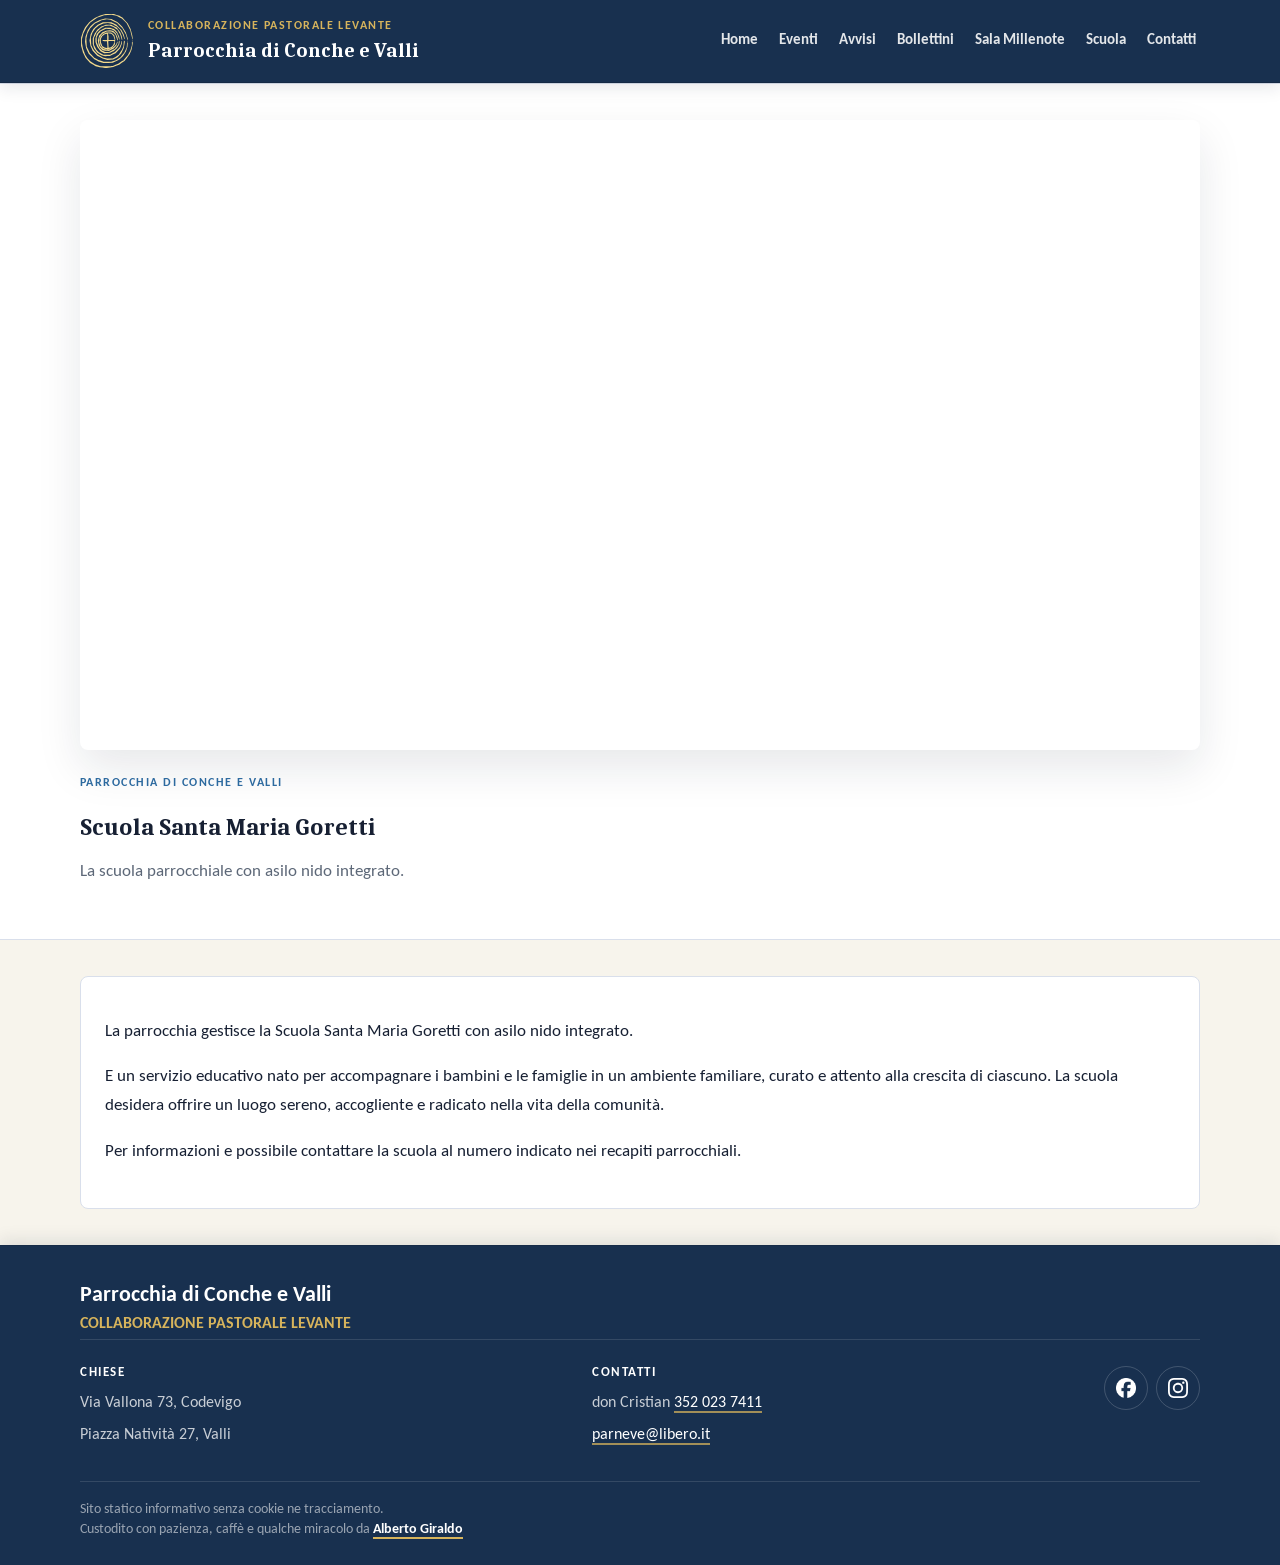
<file: scuola/index.html>
<!doctype html>
<html lang="it">
  <head>
    
<meta charset="utf-8">
<meta name="viewport" content="width=device-width, initial-scale=1">
<meta name="description" content="Sito informativo della Collaborazione Pastorale Levante - Parrocchia di Conche e Valli.">
<meta name="robots" content="noindex, nofollow, noarchive, nosnippet, noimageindex">
<link rel="icon" href="/favicon.svg" type="image/svg+xml">

  
  <link rel="stylesheet" href="/css/site.min.9194e0e322c6ab637ba9c9fe97d67a219af0323f27cf323baa73b8d8ab8fe324.css">

<title>Scuola Santa Maria Goretti | Parrocchia di Conche e Valli</title>

  </head>
  <body>
    

<header class="site-header">
  <nav class="container nav" aria-label="Navigazione principale">
    <a class="brand" href="/">
      <img src="/logo-comunita.svg" alt="">
      <span>
        <span class="brand-kicker">COLLABORAZIONE PASTORALE LEVANTE</span>
        <span class="brand-name">Parrocchia di Conche e Valli</span>
      </span>
    </a>
    <div class="nav-links">
      
        <a href="/">Home</a>
      
        <a href="/eventi/">Eventi</a>
      
        <a href="/avvisi/">Avvisi</a>
      
        <a href="/bollettini/">Bollettini</a>
      
        <a href="/sala-millenote/">Sala Millenote</a>
      
        <a href="/scuola/">Scuola</a>
      
        <a href="/contatti/">Contatti</a>
      
    </div>
    <details class="mobile-menu">
      <summary aria-label="Apri menu">
        <span class="mobile-menu-icon" aria-hidden="true"></span>
        <span class="sr-only">Menu</span>
      </summary>
      <div class="mobile-menu-panel">
        
          <a href="/">Home</a>
        
          <a href="/eventi/">Eventi</a>
        
          <a href="/avvisi/">Avvisi</a>
        
          <a href="/bollettini/">Bollettini</a>
        
          <a href="/sala-millenote/">Sala Millenote</a>
        
          <a href="/scuola/">Scuola</a>
        
          <a href="/contatti/">Contatti</a>
        
      </div>
    </details>
  </nav>
</header>

    <main>
      
  
  <section class="section white">
    <div class="container">
      
        
        <img class="page-top-image"
    src="/uploads/images/scuola-santa-maria-goretti_hu_da9f03845c58e679.webp"
    srcset="/uploads/images/scuola-santa-maria-goretti_hu_3a1260a89c0bcfc8.webp 480w, /uploads/images/scuola-santa-maria-goretti_hu_6cce0c0b8b7225bd.webp 768w, /uploads/images/scuola-santa-maria-goretti_hu_5100d07269a915a0.webp 1120w, /uploads/images/scuola-santa-maria-goretti_hu_da9f03845c58e679.webp 1600w"
    sizes="(max-width: 760px) calc(100vw - 32px), 1120px"
    width="1672"
    height="941"
    alt="Aula luminosa per bambini con libri, giochi e tavolini"
    loading="eager" fetchpriority="high"
    decoding="async">
      
      <p class="eyebrow">
        
          Parrocchia di Conche e Valli
        
      </p>
      <h1>Scuola Santa Maria Goretti</h1>
      
        <p class="muted page-description">La scuola parrocchiale con asilo nido integrato.</p>
      
    </div>
  </section>

  <section class="section">
    <div class="container prose page-prose">
      <p>La parrocchia gestisce la Scuola Santa Maria Goretti con asilo nido integrato.</p>
<p>E un servizio educativo nato per accompagnare i bambini e le famiglie in un ambiente familiare, curato e attento alla crescita di ciascuno. La scuola desidera offrire un luogo sereno, accogliente e radicato nella vita della comunità.</p>
<p>Per informazioni e possibile contattare la scuola al numero indicato nei recapiti parrocchiali.</p>

    </div>
  </section>

    </main>
    

<footer class="site-footer">
  <div class="container footer-layout">
    <div class="footer-brand-block">
      <div>
        <p class="footer-subtitle">Parrocchia di Conche e Valli</p>
        <p class="footer-title">COLLABORAZIONE PASTORALE LEVANTE</p>
      </div>
    </div>

    <div class="footer-info-grid">
      <section>
        <h2>Chiese</h2>
        <p>Via Vallona 73, Codevigo</p>
        <p>Piazza Natività 27, Valli</p>
      </section>

      <section>
        <h2>Contatti</h2>
        <p>don Cristian <a href="tel:+393520237411">352 023 7411</a></p>
        <p><a href="mailto:parneve@libero.it">parneve@libero.it</a></p>
      </section>

      <div class="social-links" aria-label="Profili social">
        <a href="https://www.facebook.com/people/Parrocchie-di-Conche-e-Valli-di-Chioggia/61567043360938/" target="_blank" rel="noopener noreferrer" aria-label="Facebook">
          <img class="social-icon" src="/Facebook_Logo_Secondary.png" alt="">
        </a>
        <a href="https://www.instagram.com/parrochia_di_conche_e_valli/" target="_blank" rel="noopener noreferrer" aria-label="Instagram">
          <img class="social-icon" src="/Instagram_Glyph_White.svg" alt="">
        </a>
      </div>
    </div>

    <p class="footer-note">
      Sito statico informativo senza cookie ne tracciamento. </br>
      Custodito con pazienza, caffè e qualche miracolo da <a href="https://www.albertogiraldo.it" rel="me">Alberto Giraldo</a>
    </p>
  </div>
</footer>

  </body>
</html>
</file>
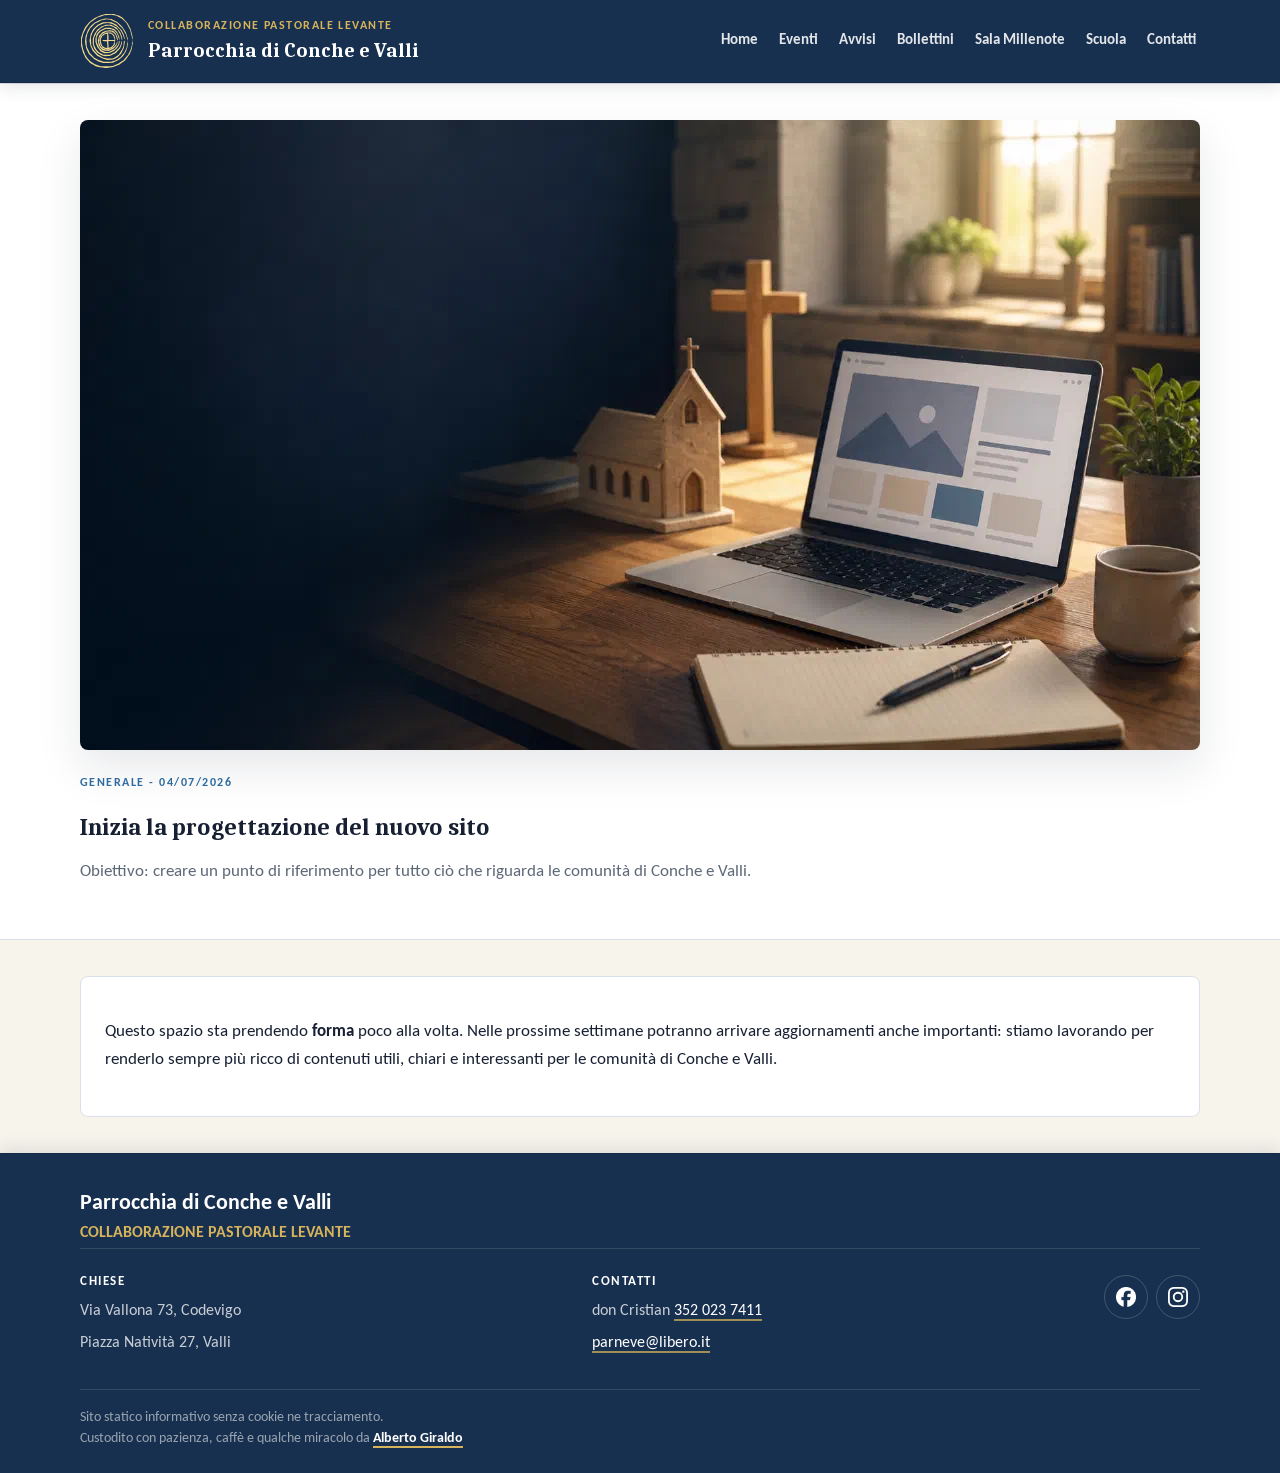
<file: avvisi/2026-07-04-nuovo-sito/index.html>
<!doctype html>
<html lang="it">
  <head>
    
<meta charset="utf-8">
<meta name="viewport" content="width=device-width, initial-scale=1">
<meta name="description" content="Sito informativo della Collaborazione Pastorale Levante - Parrocchia di Conche e Valli.">
<meta name="robots" content="noindex, nofollow, noarchive, nosnippet, noimageindex">
<link rel="icon" href="/favicon.svg" type="image/svg+xml">

  
  <link rel="stylesheet" href="/css/site.min.9194e0e322c6ab637ba9c9fe97d67a219af0323f27cf323baa73b8d8ab8fe324.css">

<title>Inizia la progettazione del nuovo sito | Parrocchia di Conche e Valli</title>

  </head>
  <body>
    

<header class="site-header">
  <nav class="container nav" aria-label="Navigazione principale">
    <a class="brand" href="/">
      <img src="/logo-comunita.svg" alt="">
      <span>
        <span class="brand-kicker">COLLABORAZIONE PASTORALE LEVANTE</span>
        <span class="brand-name">Parrocchia di Conche e Valli</span>
      </span>
    </a>
    <div class="nav-links">
      
        <a href="/">Home</a>
      
        <a href="/eventi/">Eventi</a>
      
        <a href="/avvisi/">Avvisi</a>
      
        <a href="/bollettini/">Bollettini</a>
      
        <a href="/sala-millenote/">Sala Millenote</a>
      
        <a href="/scuola/">Scuola</a>
      
        <a href="/contatti/">Contatti</a>
      
    </div>
    <details class="mobile-menu">
      <summary aria-label="Apri menu">
        <span class="mobile-menu-icon" aria-hidden="true"></span>
        <span class="sr-only">Menu</span>
      </summary>
      <div class="mobile-menu-panel">
        
          <a href="/">Home</a>
        
          <a href="/eventi/">Eventi</a>
        
          <a href="/avvisi/">Avvisi</a>
        
          <a href="/bollettini/">Bollettini</a>
        
          <a href="/sala-millenote/">Sala Millenote</a>
        
          <a href="/scuola/">Scuola</a>
        
          <a href="/contatti/">Contatti</a>
        
      </div>
    </details>
  </nav>
</header>

    <main>
      
  
  <section class="section white">
    <div class="container">
      
        
        <img class="page-top-image"
    src="/uploads/homepage-showcase/nuovo-sito-in-costruzione_hu_6c54046c38ba7f6.webp"
    srcset="/uploads/homepage-showcase/nuovo-sito-in-costruzione_hu_596711bee3d41e40.webp 480w, /uploads/homepage-showcase/nuovo-sito-in-costruzione_hu_999371ead09ee57.webp 768w, /uploads/homepage-showcase/nuovo-sito-in-costruzione_hu_8bbb8567270692bc.webp 1120w, /uploads/homepage-showcase/nuovo-sito-in-costruzione_hu_6c54046c38ba7f6.webp 1600w"
    sizes="(max-width: 760px) calc(100vw - 32px), 1120px"
    width="1672"
    height="941"
    alt="Scrivania con computer, quaderno e piccoli simboli parrocchiali illuminati dalla luce naturale"
    loading="eager" fetchpriority="high"
    decoding="async">
      
      <p class="eyebrow">
        
          Generale - 04/07/2026
        
      </p>
      <h1>Inizia la progettazione del nuovo sito</h1>
      
        
        <p class="muted page-description">Obiettivo: creare un punto di riferimento per tutto ciò che riguarda le comunità di Conche e Valli.</p>
      
    </div>
  </section>

  <section class="section">
    <div class="container prose page-prose">
      <p>Questo spazio sta prendendo <strong>forma</strong> poco alla volta. Nelle prossime settimane potranno arrivare aggiornamenti anche importanti: stiamo lavorando per renderlo sempre più ricco di contenuti utili, chiari e interessanti per le comunità di Conche e Valli.</p>

    </div>
  </section>

    </main>
    

<footer class="site-footer">
  <div class="container footer-layout">
    <div class="footer-brand-block">
      <div>
        <p class="footer-subtitle">Parrocchia di Conche e Valli</p>
        <p class="footer-title">COLLABORAZIONE PASTORALE LEVANTE</p>
      </div>
    </div>

    <div class="footer-info-grid">
      <section>
        <h2>Chiese</h2>
        <p>Via Vallona 73, Codevigo</p>
        <p>Piazza Natività 27, Valli</p>
      </section>

      <section>
        <h2>Contatti</h2>
        <p>don Cristian <a href="tel:+393520237411">352 023 7411</a></p>
        <p><a href="mailto:parneve@libero.it">parneve@libero.it</a></p>
      </section>

      <div class="social-links" aria-label="Profili social">
        <a href="https://www.facebook.com/people/Parrocchie-di-Conche-e-Valli-di-Chioggia/61567043360938/" target="_blank" rel="noopener noreferrer" aria-label="Facebook">
          <img class="social-icon" src="/Facebook_Logo_Secondary.png" alt="">
        </a>
        <a href="https://www.instagram.com/parrochia_di_conche_e_valli/" target="_blank" rel="noopener noreferrer" aria-label="Instagram">
          <img class="social-icon" src="/Instagram_Glyph_White.svg" alt="">
        </a>
      </div>
    </div>

    <p class="footer-note">
      Sito statico informativo senza cookie ne tracciamento. </br>
      Custodito con pazienza, caffè e qualche miracolo da <a href="https://www.albertogiraldo.it" rel="me">Alberto Giraldo</a>
    </p>
  </div>
</footer>

  </body>
</html>
</file>
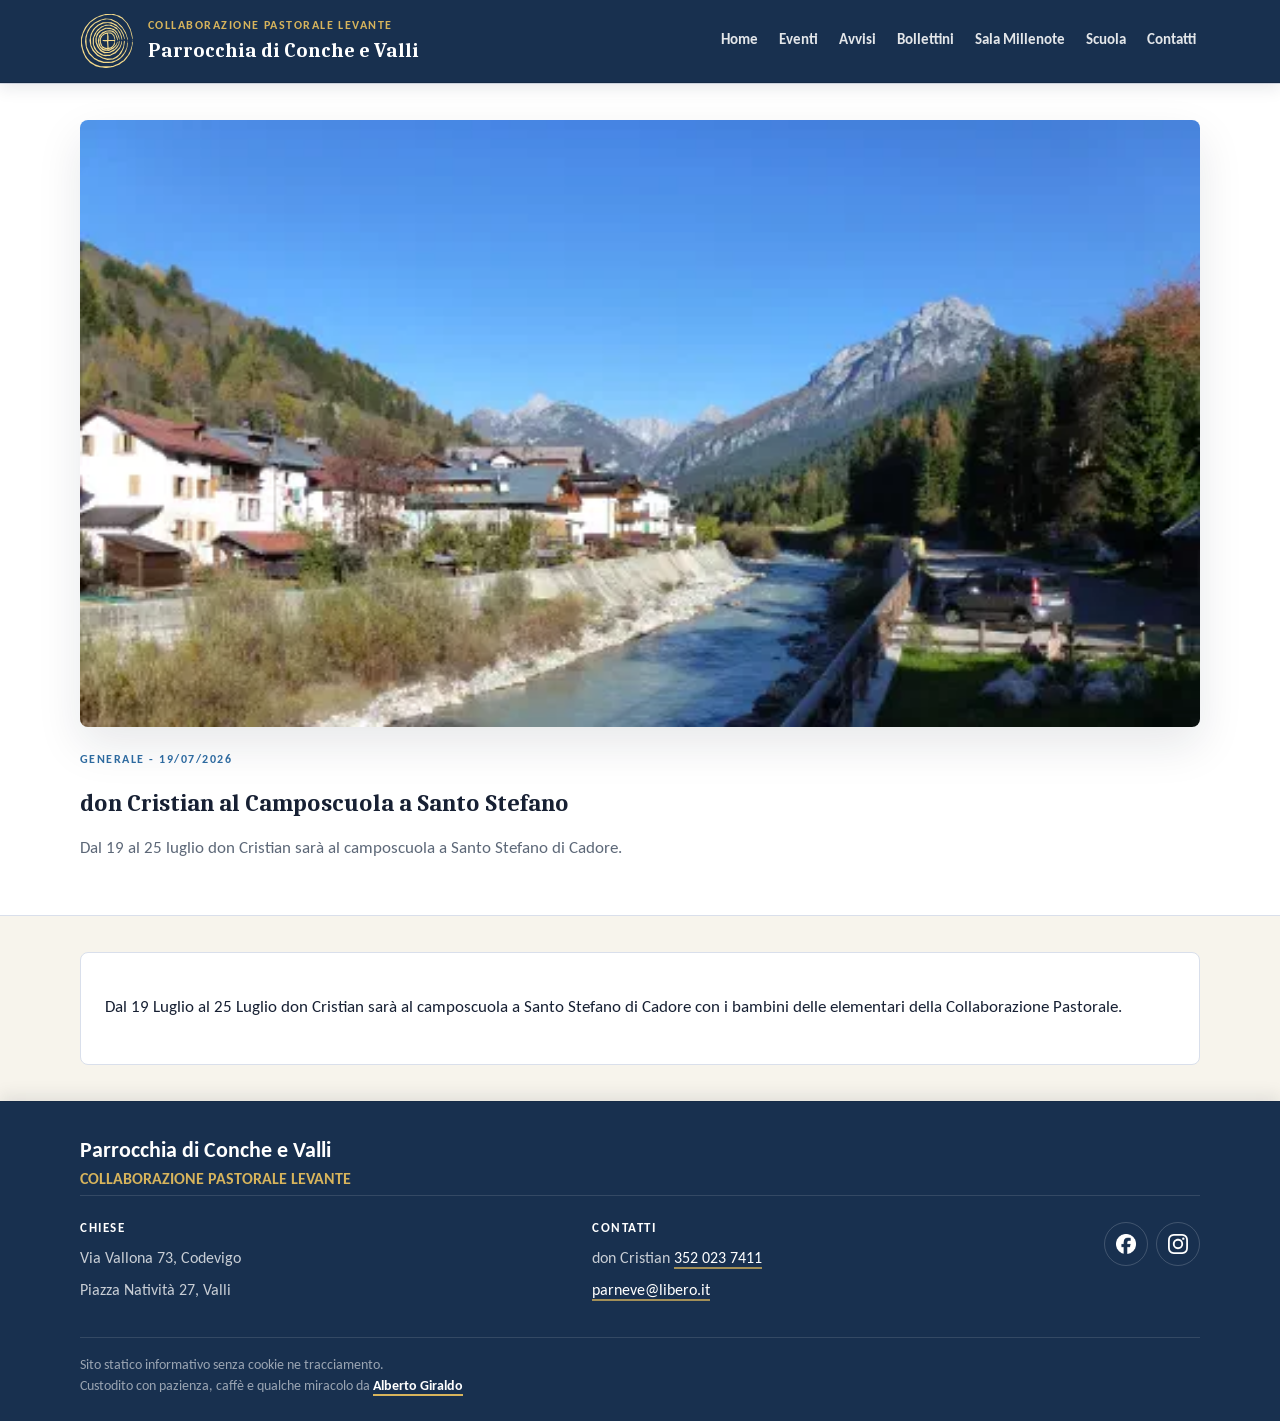
<file: avvisi/2026-07-19-santo-stefano/index.html>
<!doctype html>
<html lang="it">
  <head>
    
<meta charset="utf-8">
<meta name="viewport" content="width=device-width, initial-scale=1">
<meta name="description" content="Sito informativo della Collaborazione Pastorale Levante - Parrocchia di Conche e Valli.">
<meta name="robots" content="noindex, nofollow, noarchive, nosnippet, noimageindex">
<link rel="icon" href="/favicon.svg" type="image/svg+xml">

  
  <link rel="stylesheet" href="/css/site.min.9194e0e322c6ab637ba9c9fe97d67a219af0323f27cf323baa73b8d8ab8fe324.css">

<title>don Cristian al Camposcuola a Santo Stefano | Parrocchia di Conche e Valli</title>

  </head>
  <body>
    

<header class="site-header">
  <nav class="container nav" aria-label="Navigazione principale">
    <a class="brand" href="/">
      <img src="/logo-comunita.svg" alt="">
      <span>
        <span class="brand-kicker">COLLABORAZIONE PASTORALE LEVANTE</span>
        <span class="brand-name">Parrocchia di Conche e Valli</span>
      </span>
    </a>
    <div class="nav-links">
      
        <a href="/">Home</a>
      
        <a href="/eventi/">Eventi</a>
      
        <a href="/avvisi/">Avvisi</a>
      
        <a href="/bollettini/">Bollettini</a>
      
        <a href="/sala-millenote/">Sala Millenote</a>
      
        <a href="/scuola/">Scuola</a>
      
        <a href="/contatti/">Contatti</a>
      
    </div>
    <details class="mobile-menu">
      <summary aria-label="Apri menu">
        <span class="mobile-menu-icon" aria-hidden="true"></span>
        <span class="sr-only">Menu</span>
      </summary>
      <div class="mobile-menu-panel">
        
          <a href="/">Home</a>
        
          <a href="/eventi/">Eventi</a>
        
          <a href="/avvisi/">Avvisi</a>
        
          <a href="/bollettini/">Bollettini</a>
        
          <a href="/sala-millenote/">Sala Millenote</a>
        
          <a href="/scuola/">Scuola</a>
        
          <a href="/contatti/">Contatti</a>
        
      </div>
    </details>
  </nav>
</header>

    <main>
      
  
  <section class="section white">
    <div class="container">
      
        
        <img class="page-top-image"
    src="/uploads/images/santostefano_hu_b764f64dddedf40d.webp"
    srcset="/uploads/images/santostefano_hu_f81a548cf4f41b96.webp 480w, /uploads/images/santostefano_hu_59ba2123e9778928.webp 768w, /uploads/images/santostefano_hu_b8ab8ab074d4dcb5.webp 1120w, /uploads/images/santostefano_hu_b764f64dddedf40d.webp 1600w"
    sizes="(max-width: 760px) calc(100vw - 32px), 1120px"
    width="2558"
    height="1383"
    alt="Santo Stefano di Cadore"
    loading="eager" fetchpriority="high"
    decoding="async">
      
      <p class="eyebrow">
        
          Generale - 19/07/2026
        
      </p>
      <h1>don Cristian al Camposcuola a Santo Stefano</h1>
      
        
        <p class="muted page-description">Dal 19 al 25 luglio don Cristian sarà al camposcuola a Santo Stefano di Cadore.</p>
      
    </div>
  </section>

  <section class="section">
    <div class="container prose page-prose">
      <p>Dal 19 Luglio al 25 Luglio don Cristian sarà al camposcuola a Santo Stefano di Cadore con i bambini delle elementari della Collaborazione Pastorale.</p>

    </div>
  </section>

    </main>
    

<footer class="site-footer">
  <div class="container footer-layout">
    <div class="footer-brand-block">
      <div>
        <p class="footer-subtitle">Parrocchia di Conche e Valli</p>
        <p class="footer-title">COLLABORAZIONE PASTORALE LEVANTE</p>
      </div>
    </div>

    <div class="footer-info-grid">
      <section>
        <h2>Chiese</h2>
        <p>Via Vallona 73, Codevigo</p>
        <p>Piazza Natività 27, Valli</p>
      </section>

      <section>
        <h2>Contatti</h2>
        <p>don Cristian <a href="tel:+393520237411">352 023 7411</a></p>
        <p><a href="mailto:parneve@libero.it">parneve@libero.it</a></p>
      </section>

      <div class="social-links" aria-label="Profili social">
        <a href="https://www.facebook.com/people/Parrocchie-di-Conche-e-Valli-di-Chioggia/61567043360938/" target="_blank" rel="noopener noreferrer" aria-label="Facebook">
          <img class="social-icon" src="/Facebook_Logo_Secondary.png" alt="">
        </a>
        <a href="https://www.instagram.com/parrochia_di_conche_e_valli/" target="_blank" rel="noopener noreferrer" aria-label="Instagram">
          <img class="social-icon" src="/Instagram_Glyph_White.svg" alt="">
        </a>
      </div>
    </div>

    <p class="footer-note">
      Sito statico informativo senza cookie ne tracciamento. </br>
      Custodito con pazienza, caffè e qualche miracolo da <a href="https://www.albertogiraldo.it" rel="me">Alberto Giraldo</a>
    </p>
  </div>
</footer>

  </body>
</html>
</file>
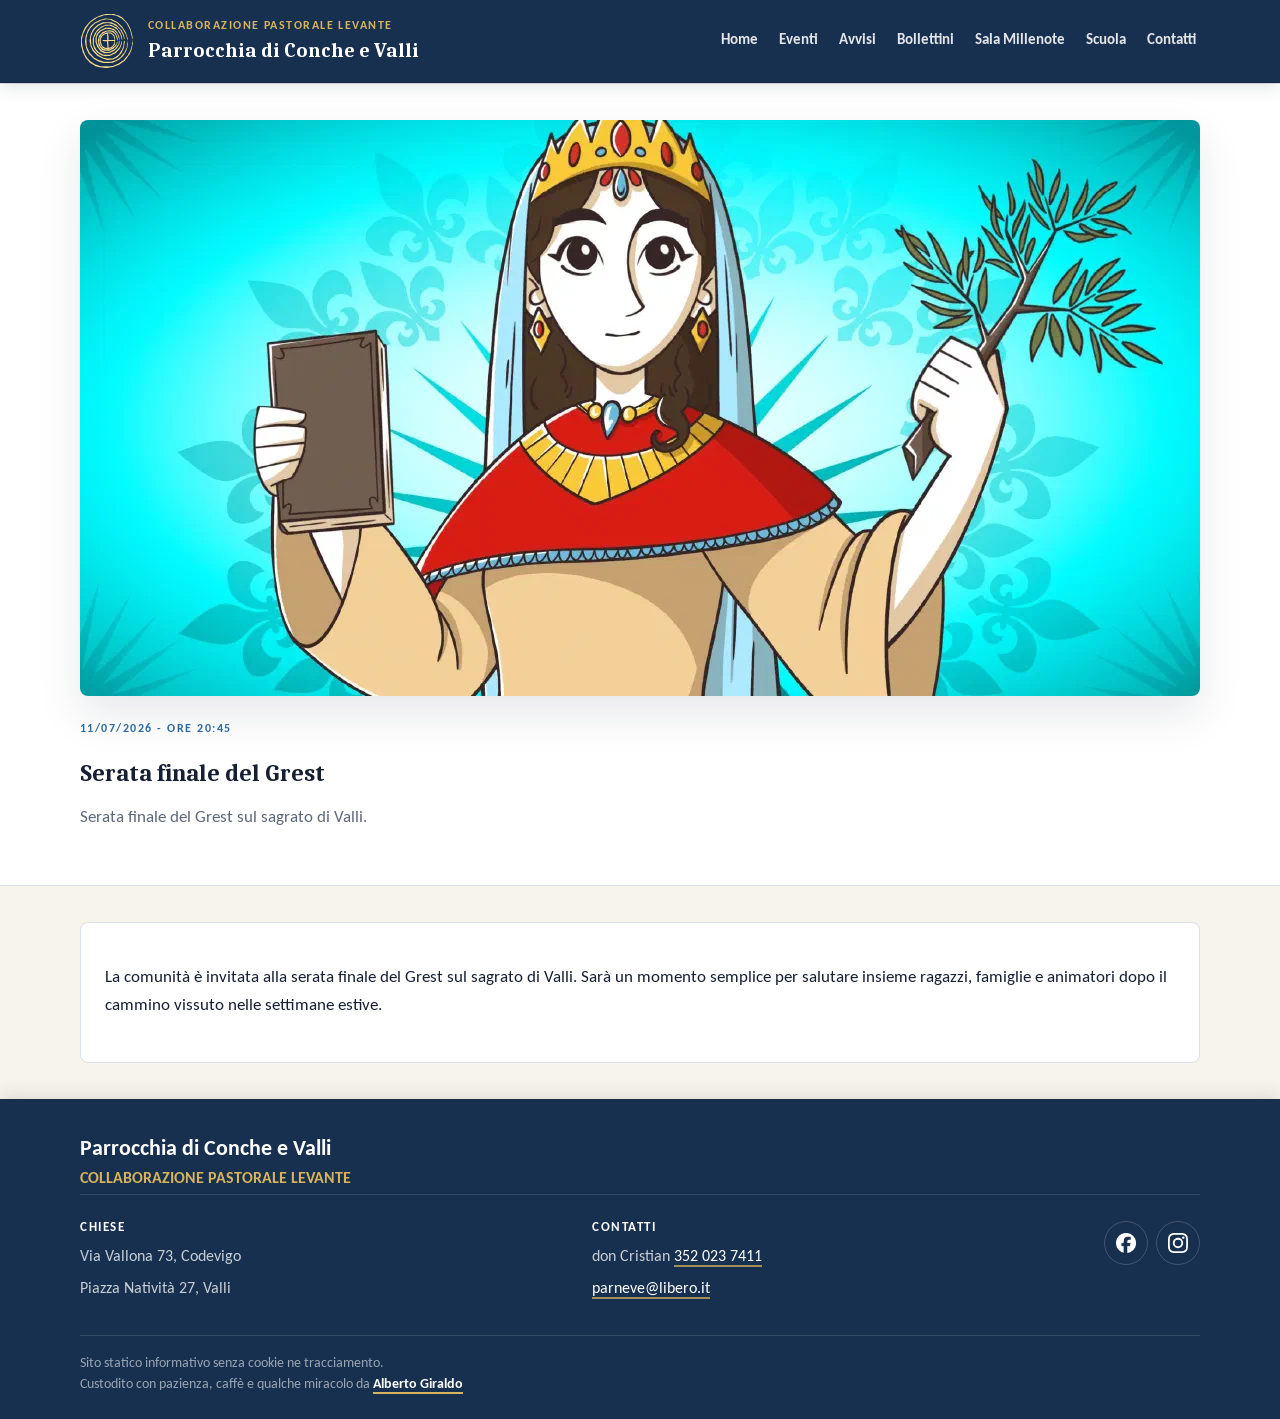
<file: eventi/2026-07-11-serata-finale-grest/index.html>
<!doctype html>
<html lang="it">
  <head>
    
<meta charset="utf-8">
<meta name="viewport" content="width=device-width, initial-scale=1">
<meta name="description" content="Sito informativo della Collaborazione Pastorale Levante - Parrocchia di Conche e Valli.">
<meta name="robots" content="noindex, nofollow, noarchive, nosnippet, noimageindex">
<link rel="icon" href="/favicon.svg" type="image/svg+xml">

  
  <link rel="stylesheet" href="/css/site.min.9194e0e322c6ab637ba9c9fe97d67a219af0323f27cf323baa73b8d8ab8fe324.css">

<title>Serata finale del Grest | Parrocchia di Conche e Valli</title>

  </head>
  <body>
    

<header class="site-header">
  <nav class="container nav" aria-label="Navigazione principale">
    <a class="brand" href="/">
      <img src="/logo-comunita.svg" alt="">
      <span>
        <span class="brand-kicker">COLLABORAZIONE PASTORALE LEVANTE</span>
        <span class="brand-name">Parrocchia di Conche e Valli</span>
      </span>
    </a>
    <div class="nav-links">
      
        <a href="/">Home</a>
      
        <a href="/eventi/">Eventi</a>
      
        <a href="/avvisi/">Avvisi</a>
      
        <a href="/bollettini/">Bollettini</a>
      
        <a href="/sala-millenote/">Sala Millenote</a>
      
        <a href="/scuola/">Scuola</a>
      
        <a href="/contatti/">Contatti</a>
      
    </div>
    <details class="mobile-menu">
      <summary aria-label="Apri menu">
        <span class="mobile-menu-icon" aria-hidden="true"></span>
        <span class="sr-only">Menu</span>
      </summary>
      <div class="mobile-menu-panel">
        
          <a href="/">Home</a>
        
          <a href="/eventi/">Eventi</a>
        
          <a href="/avvisi/">Avvisi</a>
        
          <a href="/bollettini/">Bollettini</a>
        
          <a href="/sala-millenote/">Sala Millenote</a>
        
          <a href="/scuola/">Scuola</a>
        
          <a href="/contatti/">Contatti</a>
        
      </div>
    </details>
  </nav>
</header>

    <main>
      
  
  <section class="section white">
    <div class="container">
      
        
        <img class="page-top-image"
    src="/uploads/images/grest_hu_8bb2b8c0dbc46ffa.webp"
    srcset="/uploads/images/grest_hu_b4d3235da72f7a49.webp 480w, /uploads/images/grest_hu_921d219d79fc775a.webp 768w, /uploads/images/grest_hu_772677a6461584ff.webp 1120w, /uploads/images/grest_hu_8bb2b8c0dbc46ffa.webp 1600w"
    sizes="(max-width: 760px) calc(100vw - 32px), 1120px"
    width="2560"
    height="1316"
    alt="Ragazzi e animatori durante le attività del Grest"
    loading="eager" fetchpriority="high"
    decoding="async">
      
      <p class="eyebrow">
        
          11/07/2026 - ore 20:45
        
      </p>
      <h1>Serata finale del Grest</h1>
      
        
        <p class="muted page-description">Serata finale del Grest sul sagrato di Valli.</p>
      
    </div>
  </section>

  <section class="section">
    <div class="container prose page-prose">
      <p>La comunità è invitata alla serata finale del Grest sul sagrato di Valli. Sarà un momento semplice per salutare insieme ragazzi, famiglie e animatori dopo il cammino vissuto nelle settimane estive.</p>

    </div>
  </section>

    </main>
    

<footer class="site-footer">
  <div class="container footer-layout">
    <div class="footer-brand-block">
      <div>
        <p class="footer-subtitle">Parrocchia di Conche e Valli</p>
        <p class="footer-title">COLLABORAZIONE PASTORALE LEVANTE</p>
      </div>
    </div>

    <div class="footer-info-grid">
      <section>
        <h2>Chiese</h2>
        <p>Via Vallona 73, Codevigo</p>
        <p>Piazza Natività 27, Valli</p>
      </section>

      <section>
        <h2>Contatti</h2>
        <p>don Cristian <a href="tel:+393520237411">352 023 7411</a></p>
        <p><a href="mailto:parneve@libero.it">parneve@libero.it</a></p>
      </section>

      <div class="social-links" aria-label="Profili social">
        <a href="https://www.facebook.com/people/Parrocchie-di-Conche-e-Valli-di-Chioggia/61567043360938/" target="_blank" rel="noopener noreferrer" aria-label="Facebook">
          <img class="social-icon" src="/Facebook_Logo_Secondary.png" alt="">
        </a>
        <a href="https://www.instagram.com/parrochia_di_conche_e_valli/" target="_blank" rel="noopener noreferrer" aria-label="Instagram">
          <img class="social-icon" src="/Instagram_Glyph_White.svg" alt="">
        </a>
      </div>
    </div>

    <p class="footer-note">
      Sito statico informativo senza cookie ne tracciamento. </br>
      Custodito con pazienza, caffè e qualche miracolo da <a href="https://www.albertogiraldo.it" rel="me">Alberto Giraldo</a>
    </p>
  </div>
</footer>

  </body>
</html>
</file>
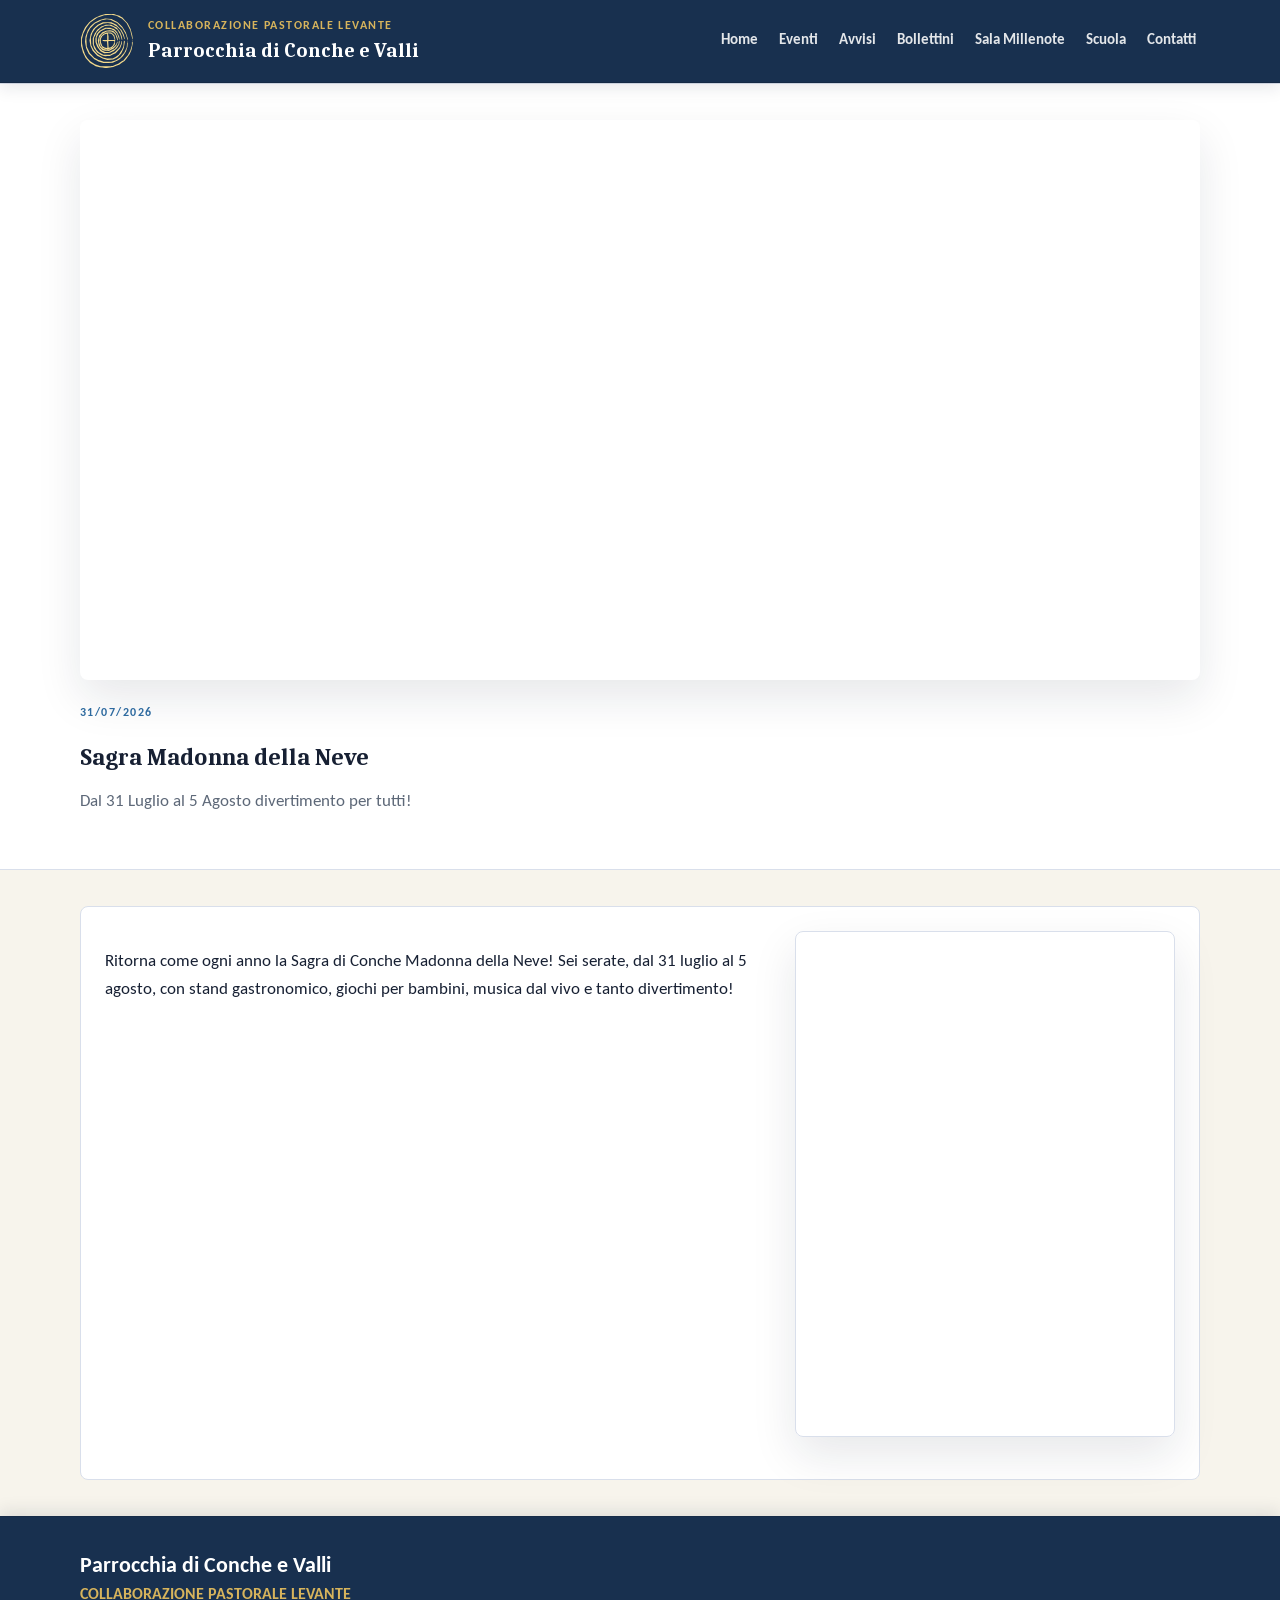
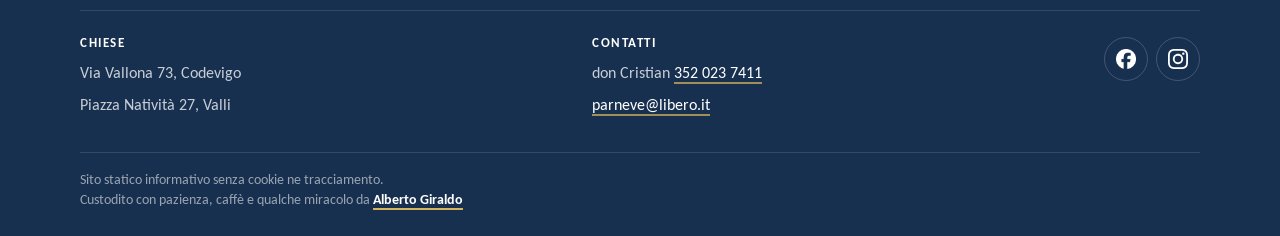
<file: eventi/2026-07-31-sagra-madonna-neve/index.html>
<!doctype html>
<html lang="it">
  <head>
    
<meta charset="utf-8">
<meta name="viewport" content="width=device-width, initial-scale=1">
<meta name="description" content="Sito informativo della Collaborazione Pastorale Levante - Parrocchia di Conche e Valli.">
<meta name="robots" content="noindex, nofollow, noarchive, nosnippet, noimageindex">
<link rel="icon" href="/favicon.svg" type="image/svg+xml">

  
  <link rel="stylesheet" href="/css/site.min.9194e0e322c6ab637ba9c9fe97d67a219af0323f27cf323baa73b8d8ab8fe324.css">

<title>Sagra Madonna della Neve | Parrocchia di Conche e Valli</title>

  </head>
  <body>
    

<header class="site-header">
  <nav class="container nav" aria-label="Navigazione principale">
    <a class="brand" href="/">
      <img src="/logo-comunita.svg" alt="">
      <span>
        <span class="brand-kicker">COLLABORAZIONE PASTORALE LEVANTE</span>
        <span class="brand-name">Parrocchia di Conche e Valli</span>
      </span>
    </a>
    <div class="nav-links">
      
        <a href="/">Home</a>
      
        <a href="/eventi/">Eventi</a>
      
        <a href="/avvisi/">Avvisi</a>
      
        <a href="/bollettini/">Bollettini</a>
      
        <a href="/sala-millenote/">Sala Millenote</a>
      
        <a href="/scuola/">Scuola</a>
      
        <a href="/contatti/">Contatti</a>
      
    </div>
    <details class="mobile-menu">
      <summary aria-label="Apri menu">
        <span class="mobile-menu-icon" aria-hidden="true"></span>
        <span class="sr-only">Menu</span>
      </summary>
      <div class="mobile-menu-panel">
        
          <a href="/">Home</a>
        
          <a href="/eventi/">Eventi</a>
        
          <a href="/avvisi/">Avvisi</a>
        
          <a href="/bollettini/">Bollettini</a>
        
          <a href="/sala-millenote/">Sala Millenote</a>
        
          <a href="/scuola/">Scuola</a>
        
          <a href="/contatti/">Contatti</a>
        
      </div>
    </details>
  </nav>
</header>

    <main>
      
  
  <section class="section white">
    <div class="container">
      
        
        <img class="page-top-image"
    src="/uploads/images/sagra_h_hu_e9c7249841e1bc0c.webp"
    srcset="/uploads/images/sagra_h_hu_9a7716b75cd0c776.webp 480w, /uploads/images/sagra_h_hu_5c800520ef5dd9a1.webp 768w, /uploads/images/sagra_h_hu_7b297bc23f84d2c1.webp 1120w, /uploads/images/sagra_h_hu_e9c7249841e1bc0c.webp 1600w"
    sizes="(max-width: 760px) calc(100vw - 32px), 1120px"
    width="1774"
    height="887"
    alt="Locandina della Sagra Madonna della Neve"
    loading="eager" fetchpriority="high"
    decoding="async">
      
      <p class="eyebrow">
        
          31/07/2026
        
      </p>
      <h1>Sagra Madonna della Neve</h1>
      
        
        <p class="muted page-description">Dal 31 Luglio al 5 Agosto divertimento per tutti!</p>
      
    </div>
  </section>

  <section class="section">
    <div class="container prose page-prose">
      <p><a class="prose-image-link" href="/uploads/images/sagra-big_hu_19609ffa9d7bbdea.webp" target="_blank" rel="noopener noreferrer" aria-label="Apri immagine: Programma della Sagra di Conche Madonna della Neve 2026"><img
    src="/uploads/images/sagra-big_hu_19609ffa9d7bbdea.webp"
    srcset="/uploads/images/sagra-big_hu_e4dfa87888e79421.webp 320w, /uploads/images/sagra-big_hu_4688f9e9a35627e9.webp 480w, /uploads/images/sagra-big_hu_19609ffa9d7bbdea.webp 760w"
    sizes="(max-width: 760px) calc(100vw - 32px), 380px"
    width="1086"
    height="1448"
    alt="Programma della Sagra di Conche Madonna della Neve 2026"
    loading="lazy"
    decoding="async"></a></p>
<p>Ritorna come ogni anno la Sagra di Conche Madonna della Neve! Sei serate, dal 31 luglio al 5 agosto, con stand gastronomico, giochi per bambini, musica dal vivo e tanto divertimento!</p>

    </div>
  </section>

    </main>
    

<footer class="site-footer">
  <div class="container footer-layout">
    <div class="footer-brand-block">
      <div>
        <p class="footer-subtitle">Parrocchia di Conche e Valli</p>
        <p class="footer-title">COLLABORAZIONE PASTORALE LEVANTE</p>
      </div>
    </div>

    <div class="footer-info-grid">
      <section>
        <h2>Chiese</h2>
        <p>Via Vallona 73, Codevigo</p>
        <p>Piazza Natività 27, Valli</p>
      </section>

      <section>
        <h2>Contatti</h2>
        <p>don Cristian <a href="tel:+393520237411">352 023 7411</a></p>
        <p><a href="mailto:parneve@libero.it">parneve@libero.it</a></p>
      </section>

      <div class="social-links" aria-label="Profili social">
        <a href="https://www.facebook.com/people/Parrocchie-di-Conche-e-Valli-di-Chioggia/61567043360938/" target="_blank" rel="noopener noreferrer" aria-label="Facebook">
          <img class="social-icon" src="/Facebook_Logo_Secondary.png" alt="">
        </a>
        <a href="https://www.instagram.com/parrochia_di_conche_e_valli/" target="_blank" rel="noopener noreferrer" aria-label="Instagram">
          <img class="social-icon" src="/Instagram_Glyph_White.svg" alt="">
        </a>
      </div>
    </div>

    <p class="footer-note">
      Sito statico informativo senza cookie ne tracciamento. </br>
      Custodito con pazienza, caffè e qualche miracolo da <a href="https://www.albertogiraldo.it" rel="me">Alberto Giraldo</a>
    </p>
  </div>
</footer>

  </body>
</html>
</file>
<file: css/site.min.9194e0e322c6ab637ba9c9fe97d67a219af0323f27cf323baa73b8d8ab8fe324.css>
@font-face{font-family:carlito;src:url(../fonts/Carlito-Regular.ttf)format("truetype");font-weight:400;font-style:normal;font-display:swap}@font-face{font-family:carlito;src:url(../fonts/Carlito-Bold.ttf)format("truetype");font-weight:700;font-style:normal;font-display:swap}@font-face{font-family:caladea;src:url(../fonts/Caladea-Regular.ttf)format("truetype");font-weight:400;font-style:normal;font-display:swap}@font-face{font-family:caladea;src:url(../fonts/Caladea-Bold.ttf)format("truetype");font-weight:700;font-style:normal;font-display:swap}:root{--ink:#172033;--muted:#5d6878;--navy:#18304f;--blue:#2d6a9f;--gold:#d7b45c;--paper:#f7f4ec;--surface:#ffffff;--line:#d9dfeb;--green:#49735d;--radius:8px;--shadow:0 18px 45px rgb(23 32 51 / 10%)}*{box-sizing:border-box}html{background:var(--paper);color:var(--ink);font-family:carlito,Arial,sans-serif;line-height:1.5;min-height:100%;overscroll-behavior-y:none;overflow-x:clip;scroll-padding-top:92px;scrollbar-width:none}html::-webkit-scrollbar,body::-webkit-scrollbar{display:none;height:0;width:0}body{display:flex;flex-direction:column;margin:0;min-height:100dvh;overscroll-behavior-y:none;overflow-x:clip}main{flex:1 0 auto}a{color:inherit}img{display:block;max-width:100%}.container{width:min(1120px,calc(100% - 32px));margin-inline:auto}.site-header{background:var(--navy);color:#fff;border-bottom:1px solid rgb(0 0 0/14%);box-shadow:0 5px 16px rgb(23 32 51/.1);position:sticky;top:0;z-index:30}.nav{min-height:82px;display:flex;align-items:center;justify-content:space-between;gap:24px}.brand{display:flex;align-items:center;gap:14px;min-width:0;text-decoration:none}.brand>span{min-width:0}.brand img{width:54px;height:54px}.brand-kicker{color:var(--gold);display:block;font-size:.76rem;font-weight:700;letter-spacing:.12em;text-transform:uppercase}.brand-name{display:block;font-family:caladea,Georgia,serif;font-size:1.25rem;font-weight:700}.nav-links{display:flex;flex-wrap:wrap;gap:6px 13px;justify-content:flex-end}.nav-links a{border-radius:6px;color:rgb(255 255 255/88%);font-weight:700;font-size:.95rem;padding:8px 4px;position:relative;text-decoration:none;transition:color 160ms ease}.nav-links a::after{background:var(--gold);border-radius:999px;bottom:3px;content:"";height:2px;left:4px;position:absolute;right:4px;transform:scaleX(0);transform-origin:center;transition:transform 180ms ease}.nav-links a:hover,.nav-links a:focus-visible{color:var(--gold)}.nav-links a:hover::after,.nav-links a:focus-visible::after{transform:scaleX(1)}.mobile-menu{display:none}.mobile-menu summary{align-items:center;border:1px solid rgb(255 255 255/24%);border-radius:6px;color:#fff;cursor:pointer;display:flex;font-weight:700;height:42px;justify-content:center;list-style:none;padding:0;transition:border-color 160ms ease,color 160ms ease,background 160ms ease;width:42px}.mobile-menu summary:hover,.mobile-menu summary:focus-visible{background:rgb(215 180 92/.1);border-color:var(--gold);color:var(--gold)}.mobile-menu summary::-webkit-details-marker{display:none}.mobile-menu summary::after{display:none}.mobile-menu-icon,.mobile-menu-icon::before,.mobile-menu-icon::after{background:currentColor;border-radius:999px;content:"";display:block;height:2px;transition:transform 160ms ease,opacity 160ms ease;width:18px}.mobile-menu-icon{position:relative}.mobile-menu-icon::before,.mobile-menu-icon::after{left:0;position:absolute}.mobile-menu-icon::before{top:-6px}.mobile-menu-icon::after{top:6px}.mobile-menu[open] .mobile-menu-icon{background:0 0}.mobile-menu[open] .mobile-menu-icon::before{transform:translateY(6px)rotate(45deg)}.mobile-menu[open] .mobile-menu-icon::after{transform:translateY(-6px)rotate(-45deg)}.sr-only{border:0;clip:rect(0 0 0 0);clip-path:inset(50%);height:1px;margin:-1px;overflow:hidden;padding:0;position:absolute;white-space:nowrap;width:1px}.mobile-menu-panel{background:#10243d;border:1px solid rgb(255 255 255/14%);border-radius:var(--radius);box-shadow:var(--shadow);display:grid;gap:4px;margin-top:10px;min-width:220px;padding:8px;position:absolute;right:16px;z-index:40}.mobile-menu-panel a{border-radius:6px;color:rgb(255 255 255/88%);font-weight:700;padding:10px 12px;text-decoration:none;transition:background 160ms ease,color 160ms ease,transform 160ms ease}.mobile-menu-panel a:hover,.mobile-menu-panel a:focus-visible{background:rgb(215 180 92/12%);color:var(--gold);transform:translateX(3px)}.showcase{background:#111;color:#fff;min-height:58svh;overflow:hidden;position:relative}.showcase-stage{min-height:58svh;position:relative}.showcase-slide{inset:0;min-height:58svh;opacity:0;overflow:hidden;pointer-events:none;position:absolute;transition:opacity 1200ms ease-in-out;z-index:1}.showcase-slide:first-child{opacity:1;pointer-events:auto;z-index:2}.showcase-slide img{height:100%;inset:0;object-fit:cover;pointer-events:none;position:absolute;user-select:none;width:100%;z-index:0}.showcase-stage:has(.showcase-slide:target) .showcase-slide{opacity:0;pointer-events:none;z-index:1}.showcase-stage:has(.showcase-slide:target) .showcase-slide:target{opacity:1;pointer-events:auto;z-index:3}.showcase-overlay{background:linear-gradient(90deg,rgb(0 0 0/52%),rgb(0 0 0/18%) 52%,rgb(0 0 0/3%)),linear-gradient(0deg,rgb(0 0 0/18%),transparent 46%);inset:0;pointer-events:none;position:absolute;z-index:1}.showcase-content{align-items:end;display:flex;min-height:58svh;padding-block:96px 58px;position:relative;z-index:2}.showcase-copy{max-width:700px}.showcase-eyebrow{color:var(--gold);font-size:.86rem;font-weight:700;letter-spacing:.16em;margin:0 0 14px;text-transform:uppercase}.showcase h1{font-family:caladea,Georgia,serif;font-size:clamp(2.4rem,6vw,4.6rem);line-height:1;margin:0}.showcase p{color:rgb(255 255 255/.8);font-size:1.13rem;max-width:660px}.showcase-actions{display:flex;flex-wrap:wrap;gap:10px;margin-top:24px}.showcase-arrow{align-items:center;background:rgb(24 48 79/54%);border:1px solid rgb(255 255 255/35%);border-radius:999px;color:#fff;display:flex;font-size:2rem;height:44px;justify-content:center;line-height:1;position:absolute;text-decoration:none;top:50%;transform:translateY(-50%);transition:background 180ms ease,border-color 180ms ease,color 180ms ease,box-shadow 180ms ease,transform 180ms ease;width:44px;z-index:3}.showcase-arrow:hover{background:var(--gold);border-color:var(--gold);box-shadow:0 10px 24px rgb(0 0 0/.2);color:var(--navy);transform:translateY(-50%)scale(1.04)}.showcase-arrow.previous{left:14px}.showcase-arrow.next{right:14px}.showcase-dots{bottom:18px;display:flex;gap:9px;left:50%;position:absolute;transform:translateX(-50%);z-index:4}.showcase-dots a{background:rgb(255 255 255/52%);border-radius:999px;height:10px;width:10px}.showcase-dots a:hover,.showcase-dots a:focus{background:#fff;outline:2px solid var(--gold);outline-offset:3px}@media(prefers-reduced-motion:reduce){html{scroll-behavior:auto}*,*::before,*::after{animation-duration:.01ms!important;animation-iteration-count:1!important;scroll-behavior:auto!important;transition-duration:.01ms!important}}.button{align-items:center;background:0 0;border:1px solid var(--navy);border-radius:6px;color:var(--navy);display:inline-flex;font-weight:700;min-height:42px;padding:9px 14px;text-decoration:none;transition:background 160ms ease,border-color 160ms ease,color 160ms ease}.button.secondary{background:0 0;color:#fff;border-color:rgb(255 255 255/38%)}.button:hover,.button:focus-visible{background:var(--navy);border-color:var(--navy);color:#fff}.button.secondary:hover,.button.secondary:focus-visible{background:var(--gold);border-color:var(--gold);color:var(--navy)}.showcase .button{background:var(--gold);border-color:var(--gold);color:var(--navy)}.showcase .button:hover,.showcase .button:focus-visible{background:#101826;border-color:var(--gold);color:var(--gold)}.section{padding-block:36px}.quick-links-section{background:var(--paper);padding-block:26px}.quick-link-grid{display:grid;gap:14px;grid-template-columns:repeat(6,minmax(0,1fr))}.quick-link{align-items:center;aspect-ratio:1/1;background:#fff;border:1px solid var(--line);border-radius:var(--radius);box-shadow:0 8px 22px rgb(23 32 51/6%);color:var(--navy);display:flex;flex-direction:column;font-weight:700;gap:12px;justify-content:center;min-height:120px;padding:14px;text-align:center;text-decoration:none;transition:background 160ms ease,border-color 160ms ease,color 160ms ease,transform 160ms ease}.quick-link:hover,.quick-link:focus-visible{background:var(--navy);border-color:var(--navy);color:#fff}.quick-link-icon{align-items:center;background-color:#f4efe2;border:1px solid rgb(215 180 92/48%);border-radius:999px;color:var(--blue);display:inline-flex;height:46px;justify-content:center;transition:border-color 160ms ease,color 160ms ease;width:46px}.quick-link:hover .quick-link-icon,.quick-link:focus-visible .quick-link-icon{background-color:#f4efe2;border-color:var(--gold);color:var(--navy)}.quick-link-icon svg{fill:none;height:24px;stroke:currentColor;stroke-linecap:round;stroke-linejoin:round;stroke-width:1.8;width:24px}.section.white{background:#fff;border-block:1px solid var(--line)}.section-heading{border-bottom:1px solid var(--line);display:flex;justify-content:space-between;gap:20px;align-items:end;margin-bottom:22px;padding-bottom:14px}.eyebrow{color:var(--blue);font-size:.78rem;font-weight:700;letter-spacing:.12em;margin:0 0 4px;text-transform:uppercase}h1,h2,h3{font-family:caladea,Georgia,serif;line-height:1.12}h2{font-size:clamp(1.8rem,4vw,2.55rem);margin:0}.grid{display:grid;gap:18px}.grid.two{grid-template-columns:repeat(2,minmax(0,1fr))}.grid.sidebar{grid-template-columns:minmax(0,1fr)340px;align-items:start}.card{background:var(--surface);border:1px solid var(--line);border-radius:var(--radius);padding:20px;box-shadow:0 8px 22px rgb(23 32 51/6%)}.card h3{font-size:1.45rem;margin:6px 0 8px}.event-teaser+.event-teaser{border-top:1px solid var(--line);margin-top:18px;padding-top:18px}.content-card{align-content:start}.content-card h2{font-size:1.5rem;margin:6px 0 8px}.bulletin-card{min-height:0}.bulletin-card h2{font-size:clamp(2rem,4vw,2.8rem);margin:8px 0 24px}.bulletin-card-button{align-self:flex-start}.muted{color:var(--muted)}.meta{color:var(--blue);font-size:.82rem;font-weight:700;letter-spacing:.08em;text-transform:uppercase}.schedule{border:1px solid var(--line);border-radius:var(--radius);overflow:hidden}.schedule-header,.schedule-row{display:grid;grid-template-columns:minmax(120px,.72fr)repeat(2,minmax(0,1fr))}.schedule-header{background:var(--navy);color:#fff;font-size:.82rem;font-weight:700;letter-spacing:.1em;text-align:center;text-transform:uppercase}.schedule-header div,.schedule-cell,.schedule-date{padding:13px 15px}.schedule-row{background:#fff;border-top:1px solid var(--line)}.schedule-row:nth-child(odd){background:#fbfcfe}.schedule-date{background:#f4efe2;font-weight:700}.schedule-day-number{display:none}.schedule-day-compact{display:none}.schedule-feast{color:var(--muted);display:block;font-size:.84rem;font-weight:700;margin-top:3px}.schedule-cell{border-left:1px solid var(--line)}.schedule-cell ul{list-style:none;margin:0;padding:0}.schedule-cell li+li{margin-top:8px}.site-footer{background:var(--navy);border-top:1px solid rgb(0 0 0/.1);box-shadow:0 -5px 16px rgb(23 32 51/.1);color:rgb(255 255 255/76%);padding-block:34px 24px}.site-footer strong{color:#fff}.footer-layout{display:grid;gap:26px}.footer-title{color:var(--gold);font-weight:700;margin:0 0 3px}.footer-subtitle{color:#fff;font-size:1.35rem;font-weight:700;margin:0}.footer-brand-block{border-bottom:1px solid rgb(255 255 255/12%)}.footer-muted{color:rgb(255 255 255/58%);margin:0}.footer-info-grid{align-items:start;display:grid;gap:22px;grid-template-columns:minmax(0,1fr)minmax(0,1fr)auto;user-select:text;-webkit-user-select:text}.footer-info-grid h2{color:#fff;font-family:carlito,Arial,sans-serif;font-size:.82rem;letter-spacing:.12em;margin:0 0 10px;text-transform:uppercase}.footer-info-grid p{margin:0 0 8px}.footer-info-grid a{color:#fff;text-decoration-color:rgb(215 180 92/72%);text-decoration-thickness:2px;text-underline-offset:4px}.social-links{display:flex;flex-wrap:wrap;gap:8px;justify-content:flex-end;margin-top:0}.social-links a,.social-circle{align-items:center;border:1px solid rgb(255 255 255/18%);border-radius:999px;color:#fff;display:inline-flex;height:44px;justify-content:center;padding:0;text-decoration:none;transition:border-color 160ms ease,color 160ms ease,transform 160ms ease,background 160ms ease;width:44px}.social-links a:hover,.social-links a:focus-visible{background:rgb(215 180 92/.1);border-color:var(--gold);color:var(--gold);transform:translateY(-2px)}.social-circle{background:var(--navy);border-color:var(--navy)}.social-icon{height:20px;object-fit:contain;width:20px}.footer-note{border-top:1px solid rgb(255 255 255/12%);color:rgb(255 255 255/56%);font-size:.86rem;margin:0;padding-top:18px}.footer-note a{color:#fff;font-weight:700;text-decoration-color:var(--gold);text-decoration-thickness:2px;text-underline-offset:4px;transition:color 160ms ease}.footer-note a:hover,.footer-note a:focus-visible{color:var(--gold)}.prose{background:#fff;border:1px solid var(--line);border-radius:var(--radius);padding:24px}.page-top-image{border-radius:var(--radius);box-shadow:var(--shadow);height:auto;margin-bottom:24px;width:100%}.page-description{font-size:1.08rem;margin-top:10px;max-width:720px}.page-prose{font-size:1.06rem;line-height:1.7;user-select:text;-webkit-user-select:text}.page-prose::after{clear:both;content:"";display:block}.page-prose p:has(>.prose-image-link:only-child){margin:0}.page-prose .prose-image-link{border-radius:var(--radius);color:inherit;display:block;float:right;line-height:0;margin:0 0 18px 26px;max-width:min(380px,44%);text-decoration:none}.page-prose .prose-image-link img{border:1px solid var(--line);border-radius:inherit;box-shadow:var(--shadow);display:block;height:auto;max-width:100%;width:100%}.page-prose .prose-image-link:hover img,.page-prose .prose-image-link:focus-visible img{outline:3px solid var(--gold);outline-offset:4px}.contact-sections{display:grid;gap:28px}.contact-section{border-top:1px solid var(--line);display:grid;gap:24px;grid-template-columns:minmax(220px,.34fr)minmax(0,1fr);padding-top:24px}.contact-section h2{font-size:clamp(1.65rem,3vw,2.15rem);margin:6px 0 0}.contact-detail-grid{display:grid;gap:18px 26px;grid-template-columns:repeat(2,minmax(0,1fr));user-select:text;-webkit-user-select:text}.contact-detail-grid p{margin:0}.contact-detail-grid a{color:var(--navy);text-decoration-color:var(--gold);text-decoration-thickness:2px;text-underline-offset:4px}.contact-social{justify-content:flex-start}.contact-social a{background:var(--navy);border-color:var(--navy)}@media(max-width:760px){html{scroll-padding-top:92px}*,*::before,*::after{-ms-overflow-style:none;scrollbar-width:none}*::-webkit-scrollbar{display:none;height:0;width:0}.nav,.grid.two,.grid.sidebar{grid-template-columns:1fr}.nav{align-items:center;flex-direction:row;min-height:76px;padding-block:12px;position:relative}.brand{gap:10px;max-width:calc(100% - 58px)}.brand img{height:40px;width:40px}.brand-kicker{font-size:.54rem;letter-spacing:.06em;overflow:hidden;text-overflow:ellipsis;white-space:nowrap}.brand-name{font-size:.92rem;overflow:hidden;text-overflow:ellipsis;white-space:nowrap}.nav-links{display:none}.mobile-menu{display:block;margin-left:auto}.mobile-menu summary{height:38px;width:38px}.mobile-menu-panel{right:0}.showcase,.showcase-stage,.showcase-slide,.showcase-content{min-height:62svh}.showcase-stage{display:flex;overflow-x:auto;overscroll-behavior-x:contain;scroll-behavior:smooth;scroll-snap-type:x mandatory;scrollbar-width:none}.showcase-stage::-webkit-scrollbar{display:none;width:0}.showcase-slide,.showcase-stage:has(.showcase-slide:target) .showcase-slide{flex:0 0 100%;inset:auto;opacity:1;pointer-events:auto;position:relative;scroll-snap-align:start;scroll-snap-stop:always;transition:none;z-index:1}.showcase-stage:has(.showcase-slide:target) .showcase-slide:target{z-index:1}.showcase-content{padding-block:64px 58px}.showcase-arrow{display:none}.showcase-overlay{background:linear-gradient(180deg,rgb(0 0 0/16%),rgb(0 0 0/68%))}.showcase-copy{max-width:100%}.showcase-eyebrow{font-size:.7rem;letter-spacing:.1em;margin-bottom:10px}.showcase h1{font-size:2rem;line-height:1.04;text-wrap:balance}.showcase p{font-size:.98rem;line-height:1.4}.showcase-actions{margin-top:18px}.button{font-size:.94rem;min-height:40px;padding:8px 12px}.quick-link-grid{gap:8px;grid-template-columns:repeat(3,minmax(0,1fr))}.quick-link{font-size:.78rem;gap:7px;min-height:0;padding:8px}.quick-link-icon{height:38px;width:38px}.quick-link-icon svg{height:20px;width:20px}.footer-brand-block,.footer-info-grid{grid-template-columns:1fr}.contact-section,.contact-detail-grid{grid-template-columns:1fr}.page-prose .prose-image-link{float:none;margin:10px 0 18px;max-width:100%;width:100%}.footer-info-grid{gap:16px}.section{padding-block:30px}.section-heading{gap:12px}.eyebrow,.meta{font-size:.72rem;letter-spacing:.08em}h2,.contact-section h2{font-size:1.55rem}.card{padding:16px}.card h3{font-size:1.25rem}.bulletin-card h2{font-size:1.85rem}.page-description,.page-prose{font-size:1rem}.social-links{justify-content:flex-start}.schedule{font-size:.82rem;overflow-x:auto}.schedule-header,.schedule-row{grid-template-columns:3.2rem minmax(0,1fr)minmax(0,1fr)}.schedule-header{display:grid;font-size:.68rem;letter-spacing:.04em}.schedule-header div,.schedule-cell,.schedule-date{padding:8px 6px}.schedule-date{align-items:center;display:flex;justify-content:center;min-width:0}.schedule-day-label,.schedule-date>.schedule-day-number,.schedule-feast{display:none}.schedule-day-compact{align-items:baseline;display:inline-flex;gap:3px;line-height:1;white-space:nowrap}.schedule-day-initial{color:var(--blue);font-size:.72rem;font-weight:700}.schedule-day-number-value{font-size:.94rem}.schedule-cell{border-left:1px solid var(--line);border-top:0;line-height:1.25;min-width:0;overflow-wrap:break-word}.schedule-cell li+li{margin-top:6px}}
</file>
